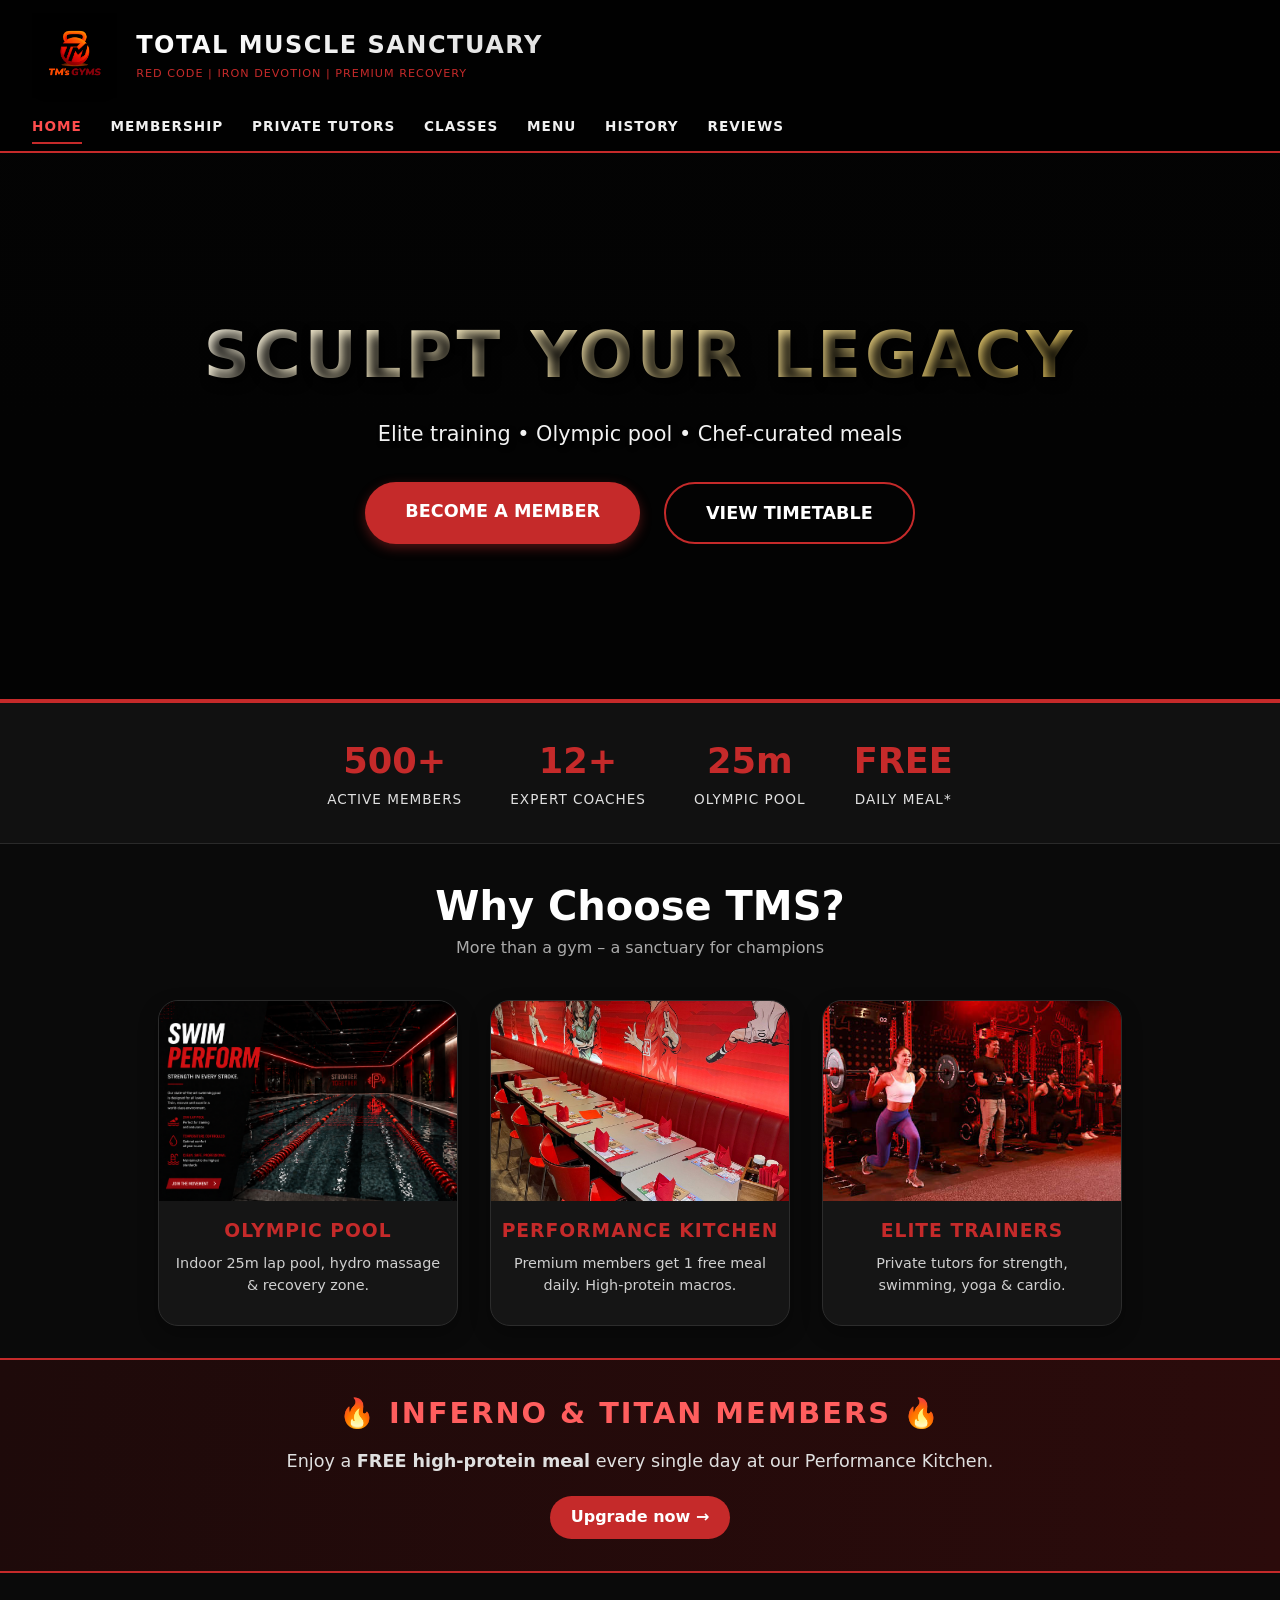
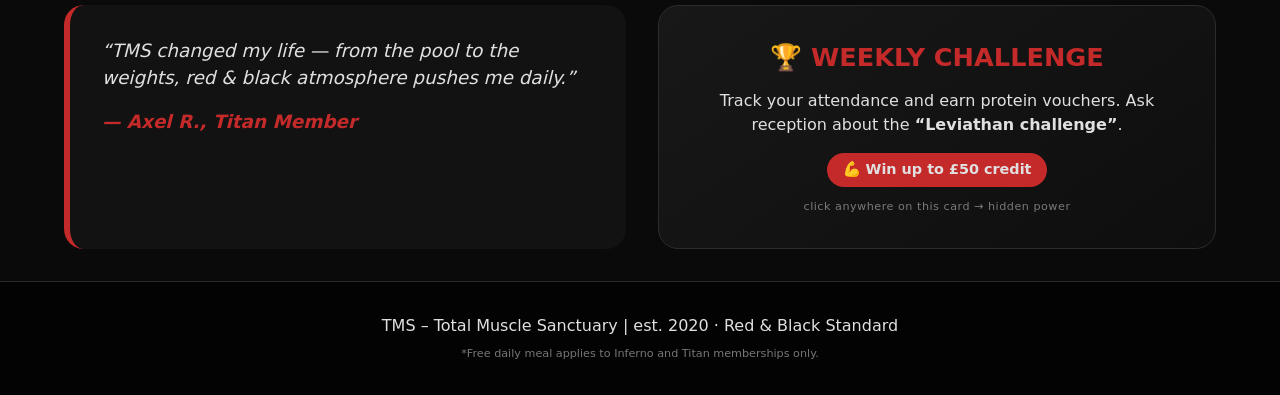
<file: Tms gym webite code/index.html>
<!DOCTYPE html>
<html lang="en">
<head>
  <meta charset="UTF-8">
  <meta name="viewport" content="width=device-width, initial-scale=1.0, user-scalable=yes">
  <title>TMS | Total Muscle Sanctuary – Premium Gym</title>
  <style>
    /* ===== RESET & GLOBAL ===== */
    * {
      margin: 0;
      padding: 0;
      box-sizing: border-box;
    }

    body {
      background: #0a0a0a;
      font-family: 'Poppins', 'Segoe UI', system-ui, -apple-system, 'Arial', sans-serif;
      color: #e0e0e0;
      line-height: 1.5;
    }

    @import url('https://fonts.googleapis.com/css2?family=Poppins:wght@400;500;600;700;800&display=swap');

    /* ===== HEADER & NAV ===== */
    header {
      background: #000000dd;
      backdrop-filter: blur(4px);
      border-bottom: 2px solid #c52a2a;
      position: sticky;
      top: 0;
      z-index: 100;
      padding: 0.8rem 2rem;
    }

    .header-flex {
      max-width: 1300px;
      margin: 0 auto;
      display: flex;
      align-items: center;
      justify-content: space-between;
      flex-wrap: wrap;
      gap: 1rem;
    }

    .logo-area {
      display: flex;
      align-items: center;
      gap: 1.2rem;
      flex-wrap: wrap;
    }

    /* BIGGER LOGO (enhanced) */
    .logo-image {
      height: 85px;
      width: auto;
      filter: drop-shadow(0 4px 8px rgba(0,0,0,0.6));
      transition: transform 0.2s ease;
    }

    .logo-image:hover {
      transform: scale(1.02);
    }

    .brand h1 {
      font-size: 1.5rem;
      font-weight: 700;
      letter-spacing: 1.5px;
      background: linear-gradient(135deg, #ffffff, #e0e0e0);
      -webkit-background-clip: text;
      background-clip: text;
      color: transparent;
      margin-bottom: 0.2rem;
    }

    .brand p {
      font-size: 0.7rem;
      letter-spacing: 1px;
      color: #c52a2a;
      font-weight: 500;
      text-transform: uppercase;
    }

    nav ul {
      display: flex;
      gap: 1.8rem;
      list-style: none;
      flex-wrap: wrap;
    }

    nav ul li a {
      text-decoration: none;
      color: #f0f0f0;
      font-weight: 600;
      font-size: 0.85rem;
      letter-spacing: 1px;
      transition: 0.2s;
      padding: 0.5rem 0;
      border-bottom: 2px solid transparent;
    }

    nav ul li a:hover, nav ul li a.active {
      border-bottom-color: #c52a2a;
      color: #ff4d4d;
    }

    /* ===== HERO SECTION WITH BACKGROUND IMAGE ===== */
    .hero-full {
      background: linear-gradient(rgba(0, 0, 0, 0.65), rgba(0, 0, 0, 0.75)), 
                  url('https://images.pexels.com/photos/841130/pexels-photo-841130.jpeg?auto=compress&cs=tinysrgb&w=1600') no-repeat center center/cover;
      background-size: cover;
      background-position: center 30%;
      min-height: 550px;
      display: flex;
      align-items: center;
      justify-content: center;
      text-align: center;
      border-bottom: 4px solid #c52a2a;
    }

    .hero-overlay {
      width: 100%;
      padding: 3rem 1rem;
    }

    .hero-content h2 {
      font-size: 4rem;
      font-weight: 800;
      letter-spacing: 4px;
      text-transform: uppercase;
      text-shadow: 4px 4px 12px black;
      background: linear-gradient(135deg, #fff, #d4af37);
      -webkit-background-clip: text;
      background-clip: text;
      color: transparent;
      margin-bottom: 1rem;
    }

    .hero-tagline {
      font-size: 1.3rem;
      font-weight: 500;
      margin-bottom: 2rem;
      text-shadow: 2px 2px 5px black;
      color: #f2f2f2;
    }

    .hero-buttons {
      display: flex;
      gap: 1.5rem;
      justify-content: center;
      flex-wrap: wrap;
    }

    .btn {
      padding: 0.9rem 2rem;
      font-weight: 700;
      text-decoration: none;
      border-radius: 40px;
      transition: 0.2s;
      display: inline-block;
      font-size: 1rem;
    }

    .btn-large {
      padding: 1rem 2.5rem;
      font-size: 1.1rem;
    }

    .btn {
      background: #c52a2a;
      color: white;
      border: none;
      box-shadow: 0 4px 12px rgba(197, 42, 42, 0.4);
    }

    .btn:hover {
      background: #a11f1f;
      transform: translateY(-3px);
      box-shadow: 0 8px 18px rgba(0,0,0,0.3);
    }

    .btn-outline {
      background: transparent;
      border: 2px solid #c52a2a;
      color: #ffffff;
      box-shadow: none;
    }

    .btn-outline:hover {
      background: #c52a2a;
      color: white;
      border-color: #c52a2a;
    }

    /* stats row */
    .stats-bar {
      background: #111111;
      display: flex;
      justify-content: center;
      flex-wrap: wrap;
      gap: 3rem;
      padding: 2rem 1rem;
      border-bottom: 1px solid #2a2a2a;
    }

    .stat {
      text-align: center;
    }

    .stat-number {
      display: block;
      font-size: 2.2rem;
      font-weight: 800;
      color: #c52a2a;
    }

    .stat-label {
      font-size: 0.85rem;
      text-transform: uppercase;
      letter-spacing: 1px;
    }

    /* container and grid */
    .container {
      max-width: 1200px;
      margin: 2rem auto;
      padding: 0 1.5rem;
    }

    .section-title {
      text-align: center;
      margin-bottom: 2.5rem;
    }

    .section-title h2 {
      font-size: 2.5rem;
      font-weight: 700;
      color: white;
    }

    .section-title p {
      color: #aaa;
      font-size: 1rem;
    }

    .features-grid {
      display: flex;
      flex-wrap: wrap;
      gap: 2rem;
      justify-content: center;
    }

    .feature-card {
      background: #151515;
      border-radius: 20px;
      overflow: hidden;
      text-align: center;
      padding-bottom: 1.8rem;
      transition: transform 0.2s, box-shadow 0.2s;
      width: 300px;
      border: 1px solid #2c2c2c;
      box-shadow: 0 8px 20px rgba(0,0,0,0.3);
    }

    .feature-card:hover {
      transform: translateY(-6px);
      border-color: #c52a2a;
      box-shadow: 0 12px 28px rgba(197,42,42,0.2);
    }

    .feature-card img {
      width: 100%;
      height: 200px;
      object-fit: cover;
      display: block;
    }

    .feature-card h3 {
      margin: 1rem 0 0.5rem;
      color: #c52a2a;
      font-weight: 700;
      letter-spacing: 1px;
    }

    .feature-card p {
      padding: 0 1rem;
      color: #cfcfcf;
      font-size: 0.9rem;
    }

    /* USP Banner */
    .usp-banner {
      background: linear-gradient(95deg, #1e0a0a, #2b0b0b);
      border-top: 2px solid #c52a2a;
      border-bottom: 2px solid #c52a2a;
      padding: 2rem 1rem;
      margin: 2rem 0;
      text-align: center;
    }

    .usp-content h3 {
      font-size: 1.8rem;
      font-weight: 800;
      letter-spacing: 2px;
      color: #ff5e5e;
    }

    .usp-content p {
      font-size: 1.1rem;
      margin: 0.8rem 0;
    }

    .btn-small {
      display: inline-block;
      background: #c52a2a;
      padding: 0.6rem 1.3rem;
      border-radius: 30px;
      text-decoration: none;
      color: white;
      font-weight: 600;
      margin-top: 0.5rem;
      transition: 0.2s;
    }

    .btn-small:hover {
      background: #9e1f1f;
    }

    /* two column layout */
    .two-col-layout {
      display: flex;
      flex-wrap: wrap;
      gap: 2rem;
      margin: 2rem auto;
      justify-content: center;
    }

    .testimonial {
      flex: 1;
      background: #121212;
      padding: 2rem;
      border-left: 6px solid #c52a2a;
      border-radius: 20px;
      font-style: italic;
      font-size: 1.15rem;
    }

    .testimonial span {
      display: block;
      margin-top: 1rem;
      font-weight: 600;
      color: #c52a2a;
    }

    .challenge-box {
      flex: 1;
      background: #121212;
      padding: 2rem;
      border-radius: 20px;
      text-align: center;
      background: linear-gradient(145deg, #181818, #0e0e0e);
      border: 1px solid #2c2c2c;
      cursor: pointer;
      transition: all 0.2s ease;
      position: relative;
    }

    .challenge-box:hover {
      border-color: #c52a2a;
      box-shadow: 0 0 12px rgba(197,42,42,0.3);
    }

    .challenge-box h3 {
      color: #c52a2a;
      margin-bottom: 0.8rem;
      font-size: 1.6rem;
    }

    .reward-badge {
      background: #c52a2a;
      display: inline-block;
      margin-top: 1rem;
      padding: 0.4rem 1rem;
      border-radius: 40px;
      font-weight: bold;
      font-size: 0.9rem;
    }

    /* EASTER EGG MODAL / TOAST */
    .easter-egg-toast {
      position: fixed;
      bottom: 30px;
      left: 50%;
      transform: translateX(-50%) scale(0.9);
      background: linear-gradient(135deg, #1f1f1f, #000000);
      border-left: 6px solid #ffd700;
      border-right: 6px solid #c52a2a;
      padding: 1rem 2rem;
      border-radius: 60px;
      display: flex;
      align-items: center;
      gap: 1rem;
      backdrop-filter: blur(12px);
      z-index: 1000;
      box-shadow: 0 10px 30px rgba(0,0,0,0.6);
      color: #ffefc0;
      font-weight: 600;
      font-size: 1rem;
      opacity: 0;
      transition: opacity 0.3s ease, transform 0.2s ease;
      pointer-events: none;
      font-family: monospace;
      letter-spacing: 0.5px;
    }

    .easter-egg-toast.show {
      opacity: 1;
      transform: translateX(-50%) scale(1);
      pointer-events: none;
    }

    .easter-egg-toast span {
      font-size: 1.7rem;
    }

    .easter-highlight {
      color: #ffd966;
      font-weight: 800;
      background: #2a0e0e;
      padding: 2px 8px;
      border-radius: 30px;
      margin-left: 6px;
    }

    /* secret clicked badge */
    .secret-unlocked {
      animation: pulse 0.5s ease;
    }

    @keyframes pulse {
      0% { transform: scale(1); text-shadow: 0 0 0px gold;}
      50% { transform: scale(1.02); text-shadow: 0 0 8px #ffaa33;}
      100% { transform: scale(1); text-shadow: 0 0 0px transparent;}
    }

    footer {
      background: #030303;
      text-align: center;
      padding: 2rem;
      margin-top: 2rem;
      border-top: 1px solid #2a2a2a;
    }

    footer .footer-small {
      font-size: 0.7rem;
      color: #777;
      margin-top: 0.5rem;
    }

    @media (max-width: 850px) {
      .header-flex {
        flex-direction: column;
        text-align: center;
      }
      .hero-content h2 {
        font-size: 2.4rem;
      }
      .hero-tagline {
        font-size: 1rem;
      }
      .logo-area {
        justify-content: center;
      }
    }

    @media (max-width: 550px) {
      nav ul {
        justify-content: center;
        gap: 1rem;
      }
      .features-grid {
        gap: 1rem;
      }
      .stat-number {
        font-size: 1.6rem;
      }
      .hero-full {
        min-height: 450px;
      }
    }
  </style>
</head>
<body>
<header>
  <div class="header-flex">
    <div class="logo-area">
      <!-- Logo now significantly BIGGER -->
      <img class="logo-image" src="tmsgymlogo-darkbackground.png" alt="TMS Logo" 
           onerror="this.onerror=null; this.src='https://placehold.co/600x300/1a1a1a/red?text=TMS+LOGO';">
      <div class="brand">
        <h1>TOTAL MUSCLE SANCTUARY</h1>
        <p>red code | iron devotion | premium recovery</p>
      </div>
    </div>
    <nav>
      <ul>
        <li><a href="index.html" class="active">HOME</a></li>
        <li><a href="membership.html">MEMBERSHIP</a></li>
        <li><a href="tutors.html">PRIVATE TUTORS</a></li>
        <li><a href="classes.html">CLASSES</a></li>
        <li><a href="food.html">MENU</a></li>
        <li><a href="history.html">HISTORY</a></li>
        <li><a href="reviews.html">REVIEWS</a></li>
      </ul>
    </nav>
  </div>
</header>

<main>
  <!-- Hero Section with background image -->
  <section class="hero-full">
    <div class="hero-overlay">
      <div class="hero-content">
        <h2>SCULPT YOUR LEGACY</h2>
        <p class="hero-tagline">Elite training • Olympic pool • Chef‑curated meals</p>
        <div class="hero-buttons">
          <a href="membership.html" class="btn btn-large">BECOME A MEMBER</a>
          <a href="classes.html" class="btn btn-outline btn-large">VIEW TIMETABLE</a>
        </div>
      </div>
    </div>
  </section>

  <!-- Stats / Quick Facts -->
  <div class="stats-bar">
    <div class="stat">
      <span class="stat-number">500+</span>
      <span class="stat-label">Active Members</span>
    </div>
    <div class="stat">
      <span class="stat-number">12+</span>
      <span class="stat-label">Expert Coaches</span>
    </div>
    <div class="stat">
      <span class="stat-number">25m</span>
      <span class="stat-label">Olympic Pool</span>
    </div>
    <div class="stat">
      <span class="stat-number">FREE</span>
      <span class="stat-label">Daily Meal*</span>
    </div>
  </div>

  <!-- Features Grid -->
  <div class="container">
    <div class="section-title">
      <h2>Why Choose TMS?</h2>
      <p>More than a gym – a sanctuary for champions</p>
    </div>
    <div class="features-grid">
      <div class="feature-card">
        <img src="swimmingpool.png" alt="Olympic pool" 
             onerror="this.src='https://placehold.co/600x400/333/red?text=Pool+Area'">
        <h3>OLYMPIC POOL</h3>
        <p>Indoor 25m lap pool, hydro massage & recovery zone.</p>
      </div>
      <div class="feature-card">
        <img src="canteen.jpg" alt="Performance kitchen"
             onerror="this.src='https://placehold.co/600x400/333/red?text=Kitchen'">
        <h3>PERFORMANCE KITCHEN</h3>
        <p>Premium members get 1 free meal daily. High‑protein macros.</p>
      </div>
      <div class="feature-card">
        <img src="elitetrainers.png" alt="Elite trainers"
             onerror="this.src='https://placehold.co/600x400/333/red?text=Elite+Trainers'">
        <h3>ELITE TRAINERS</h3>
        <p>Private tutors for strength, swimming, yoga & cardio.</p>
      </div>
    </div>
  </div>

  <!-- USP Banner (Free Meal Highlight) -->
  <div class="usp-banner">
    <div class="usp-content">
      <h3>🔥 INFERNO & TITAN MEMBERS 🔥</h3>
      <p>Enjoy a <strong>FREE high‑protein meal</strong> every single day at our Performance Kitchen.</p>
      <a href="membership.html" class="btn-small">Upgrade now →</a>
    </div>
  </div>

  <!-- Testimonial + Weekly Challenge (CHALLENGE BOX is now an EASTER EGG TRIGGER) -->
  <div class="container two-col-layout">
    <div class="testimonial">
      <p>“TMS changed my life — from the pool to the weights, red & black atmosphere pushes me daily.”</p>
      <span>— Axel R., Titan Member</span>
    </div>
    <!-- EASTER EGG ZONE: Click the challenge box to unlock 50% OFF first month -->
    <div class="challenge-box" id="easterEggZone">
      <h3>🏆 WEEKLY CHALLENGE</h3>
      <p>Track your attendance and earn protein vouchers. Ask reception about the <strong>“Leviathan challenge”</strong>.</p>
      <div class="reward-badge">💪 Win up to £50 credit</div>
      <!-- subtle hint (whisper easter egg vibe) -->
      <div style="font-size: 0.7rem; margin-top: 12px; opacity: 0.5; letter-spacing: 0.5px;">click anywhere on this card → hidden power</div>
    </div>
  </div>
</main>

<footer>
  <p>TMS – Total Muscle Sanctuary | est. 2020 · Red & Black Standard</p>
  <p class="footer-small">*Free daily meal applies to Inferno and Titan memberships only.</p>
</footer>

<!-- Easter Egg Toast Notification Element -->
<div id="easterToast" class="easter-egg-toast">
  <span>⚡</span>
  <div>
    🎁 <strong>SECRET UNLOCKED!</strong> 🎁<br>
    Your first month <span style="color:#ffaa44;">50% OFF</span> — use code: <strong class="easter-highlight">TMS-REDEMPTION</strong> at checkout!
  </div>
</div>

<script>
  (function() {
    // EASTER EGG: Click on the "Weekly Challenge" box (easterEggZone) triggers a one-time 50% off reveal.
    // It shows a stylish toast message and stores flag so it won't spam, but you can click multiple times but effect already shown.
    let eggUnlocked = false;
    const eggZone = document.getElementById('easterEggZone');
    const toastEl = document.getElementById('easterToast');
    
    // function to show toast with nice animation
    function showEasterEggReward() {
      if (eggUnlocked) {
        // If already unlocked, we still show a small reminder but not annoying - but we can show a different subtle toast?
        // To keep it friendly, just show a little flash but not override? We'll do a second reminder but don't duplicate huge.
        // But per request: "if you click that part you get your first month 50 percent off" — we give the discount code.
        // Even after multiple clicks, we just remind the user about the offer (without being intrusive).
        const existingReminder = document.querySelector('.reminder-toast');
        if(!existingReminder) {
          const reminder = document.createElement('div');
          reminder.className = 'easter-egg-toast show';
          reminder.style.bottom = '90px';
          reminder.innerHTML = '<span>🔁</span><div>🔥 Code still active: <strong class="easter-highlight">TMS-REDEMPTION</strong> for 50% OFF first month! 🔥</div>';
          document.body.appendChild(reminder);
          setTimeout(() => {
            reminder.classList.remove('show');
            setTimeout(() => reminder.remove(), 500);
          }, 2800);
        }
        return;
      }
      
      // First time unlock
      eggUnlocked = true;
      
      // add a cool pulse animation on the challenge box to celebrate
      eggZone.classList.add('secret-unlocked');
      setTimeout(() => {
        eggZone.classList.remove('secret-unlocked');
      }, 600);
      
      // Show the fancy toast
      toastEl.classList.add('show');
      
      // Additionally we can simulate discount code copied to clipboard? not necessary but adds fun.
      // Also trigger a tiny confetti effect? subtle: just show fancy style.
      
      // auto-hide toast after 5 seconds
      setTimeout(() => {
        toastEl.classList.remove('show');
      }, 5000);
      
      // Optional: store in localStorage so if page reloads, the easter egg effect persists?
      // but we want people to still get the code? I'll store that they already triggered, but code still works.
      // But we don't want to lose chance — but they can still use the code even if reloaded, since we set localStorage and the toast shows again?
      // Better: save flag so that on page reload, if previously unlocked, we can show a small passive note?
      // Actually nice UX: if user reloads page, they still see a little reminder on the same box? Let's implement localStorage friendly.
      localStorage.setItem('tms_egg_unlocked', 'true');
      
      // Also change the badge inside challenge box (extra flavor)
      const rewardDiv = eggZone.querySelector('.reward-badge');
      if(rewardDiv && !rewardDiv.innerHTML.includes('50% OFF')) {
        const originalHTML = rewardDiv.innerHTML;
        rewardDiv.innerHTML = '🎉 50% OFF FIRST MONTH ACTIVE 🎉';
        rewardDiv.style.background = '#d4af37';
        rewardDiv.style.color = '#1f1f1f';
        rewardDiv.style.fontWeight = 'bold';
        // Reset after 8 sec? maybe keep as easter egg signature, but not permanent reset? we want positive sign.
        setTimeout(() => {
          if(rewardDiv.innerHTML.includes('50% OFF FIRST MONTH ACTIVE')) {
            rewardDiv.innerHTML = originalHTML;
            rewardDiv.style.background = '#c52a2a';
            rewardDiv.style.color = '';
          }
        }, 7000);
      }
    }
    
    // If there's a previously unlocked easter egg from a prior session, we show a subtle banner when page loads reminding the user of the offer
    // but without spoiling the click? It's a friendly reminder but still works. Actually we want them to still have the code on revisit.
    // But the easter egg click is the main discoverable. However for loyalty: if they had unlocked before, we show a small passive message on the card.
    function checkPreviousUnlock() {
      const prev = localStorage.getItem('tms_egg_unlocked');
      if(prev === 'true') {
        // user already discovered the easter egg before. We'll add a gentle reminder on the challenge card that the discount code still applies.
        const existingFlag = document.getElementById('permReminder');
        if(!existingFlag && eggZone) {
          const permHint = document.createElement('div');
          permHint.id = 'permReminder';
          permHint.style.marginTop = '8px';
          permHint.style.fontSize = '0.7rem';
          permHint.style.color = '#ffaa66';
          permHint.style.background = '#2a1a1a';
          permHint.style.padding = '4px 8px';
          permHint.style.borderRadius = '40px';
          permHint.style.display = 'inline-block';
          permHint.innerHTML = '✨ Code TMS-REDEMPTION (50% off) still available ✨';
          eggZone.appendChild(permHint);
          // mark flag that we already added reminder
          localStorage.setItem('reminder_shown', 'true');
        }
        eggUnlocked = true; // so future clicks don't double fire big toast but they get a reminder.
      }
    }
    
    if(eggZone) {
      eggZone.addEventListener('click', (e) => {
        e.stopPropagation();
        showEasterEggReward();
      });
    }
    
    checkPreviousUnlock();
    
    // If toast element exists and user clicks away nothing else needed.
    // Also add a small effect to the logo? just for joy — not needed.
    // Add optional secondary fun: double clicking the logo area triggers a console message (just for fun)
    const logoImg = document.querySelector('.logo-image');
    if(logoImg) {
      let clickCount = 0;
      logoImg.addEventListener('dblclick', () => {
        console.log('%c🔥 TMS SECRET: TMS-REDEMPTION = 50%% off first month 🔥', 'color: #ffaa44; font-size: 14px; font-weight: bold;');
        // minor easter egg console output only.
      });
    }
  })();
</script>
</body>
</html>
</file>
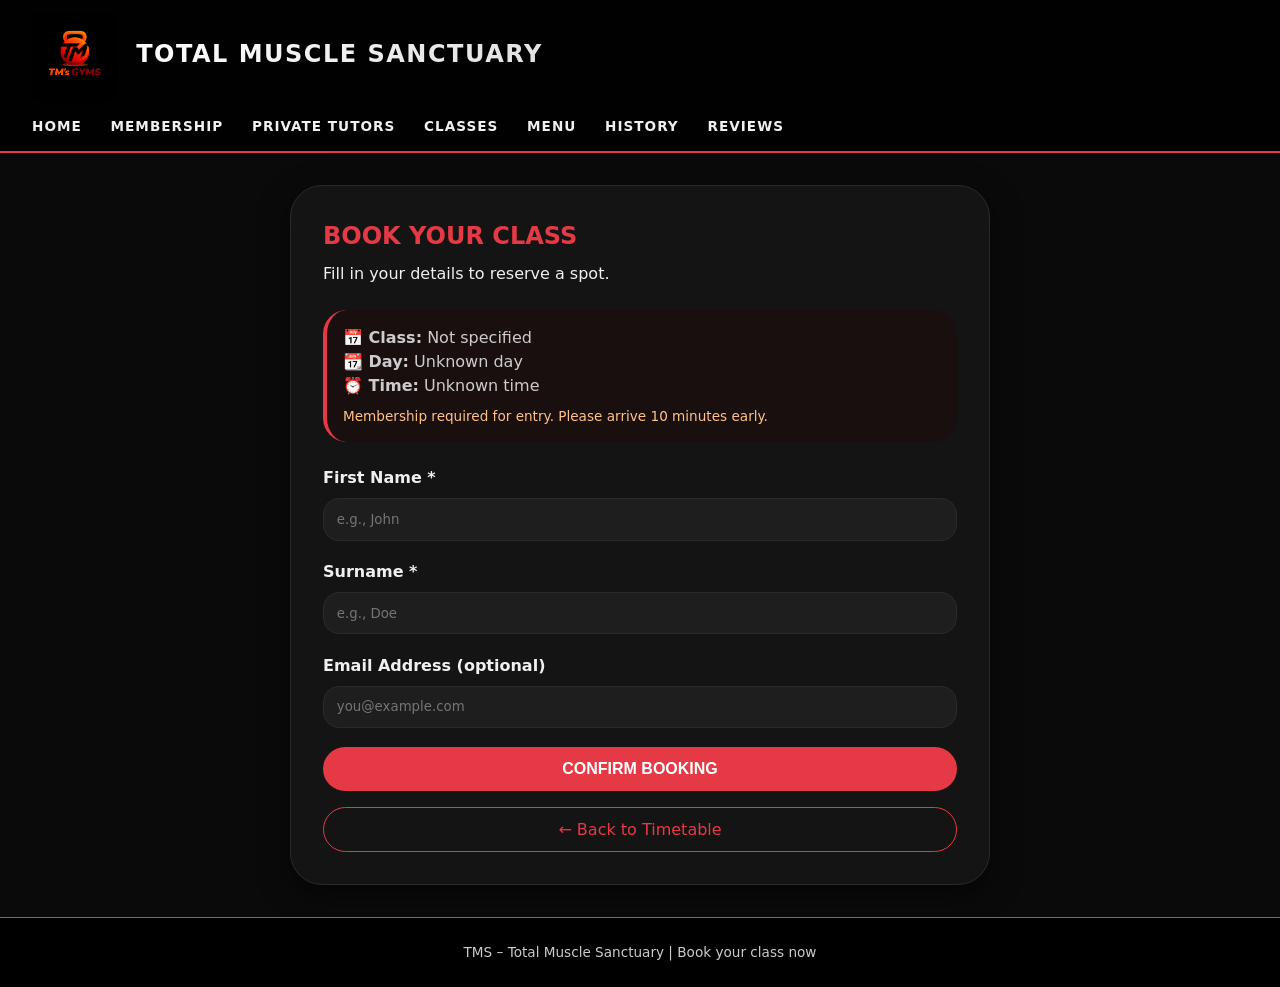
<file: Tms gym webite code/booking.html>
<!-- FILE: booking.html (booking page with name and surname) -->
<!DOCTYPE html>
<html lang="en">
<head>
  <meta charset="UTF-8">
  <meta name="viewport" content="width=device-width, initial-scale=1.0">
  <title>TMS | Book Your Class</title>
  
</head>
<body>
<header>
  <div class="header-flex">
    <div class="logo-area">
      <img class="logo-image" src="tmsgymlogo-darkbackground.png" alt="TMS Logo">
      <div class="brand">
        <h1>TOTAL MUSCLE SANCTUARY</h1>
      </div>
    </div>
    <nav>
      <ul>
        <li><a href="index.html">HOME</a></li>
        <li><a href="membership.html">MEMBERSHIP</a></li>
        <li><a href="tutors.html">PRIVATE TUTORS</a></li>
        <li><a href="classes.html">CLASSES</a></li>
        <li><a href="food.html">MENU</a></li>
        <li><a href="history.html">HISTORY</a></li>
        <li><a href="reviews.html">REVIEWS</a></li>
      </ul>
    </nav>
  </div>
</header>
<link rel="stylesheet" href="style.css">
<main class="container">
  <div class="booking-card">
    <h2 style="color: var(--primary-red); margin-bottom: 0.5rem;">BOOK YOUR CLASS</h2>
    <p>Fill in your details to reserve a spot.</p>

    <div class="class-details" id="classDetails">
      <!-- Class info will be injected here from URL parameters -->
      <p>Loading class information...</p>
    </div>

    <form id="bookingForm">
      <div class="form-group">
        <label>First Name *</label>
        <input type="text" id="firstName" required placeholder="e.g., John">
      </div>
      <div class="form-group">
        <label>Surname *</label>
        <input type="text" id="surname" required placeholder="e.g., Doe">
      </div>
      <div class="form-group">
        <label>Email Address (optional)</label>
        <input type="email" id="email" placeholder="you@example.com">
      </div>
      <button type="submit" class="btn-submit">CONFIRM BOOKING</button>
      <a href="classes.html" class="btn-back" style="display: block; text-align: center;">← Back to Timetable</a>
    </form>
  </div>
</main>

<footer>
  <p>TMS – Total Muscle Sanctuary | Book your class now</p>
</footer>

<script>
  // Get URL parameters
  const urlParams = new URLSearchParams(window.location.search);
  const className = urlParams.get('class') || 'Not specified';
  const day = urlParams.get('day') || 'Unknown day';
  const time = urlParams.get('time') || 'Unknown time';

  // Display class details
  const detailsDiv = document.getElementById('classDetails');
  detailsDiv.innerHTML = `
    <p><strong>📅 Class:</strong> ${decodeURIComponent(className)}</p>
    <p><strong>📆 Day:</strong> ${decodeURIComponent(day)}</p>
    <p><strong>⏰ Time:</strong> ${decodeURIComponent(time)}</p>
    <p style="margin-top: 0.5rem; font-size: 0.85rem; color: #ffc285;">Membership required for entry. Please arrive 10 minutes early.</p>
  `;

  // Handle form submission
  document.getElementById('bookingForm').addEventListener('submit', function(e) {
    e.preventDefault();
    const firstName = document.getElementById('firstName').value.trim();
    const surname = document.getElementById('surname').value.trim();
    const email = document.getElementById('email').value.trim();

    if (!firstName || !surname) {
      alert('Please enter both first name and surname.');
      return;
    }

    // Simulate booking confirmation
    const fullName = firstName + ' ' + surname;
    alert(`✅ Booking confirmed for ${fullName}!\n\nClass: ${decodeURIComponent(className)}\nDay: ${decodeURIComponent(day)}\nTime: ${decodeURIComponent(time)}\n\nA confirmation has been sent to ${email || 'your provided email (if any)'}. See you at TMS!`);

    // Optional: redirect back to classes page after a short delay
    window.location.href = 'classes.html';
  });
</script>
</body>
</html>
</file>
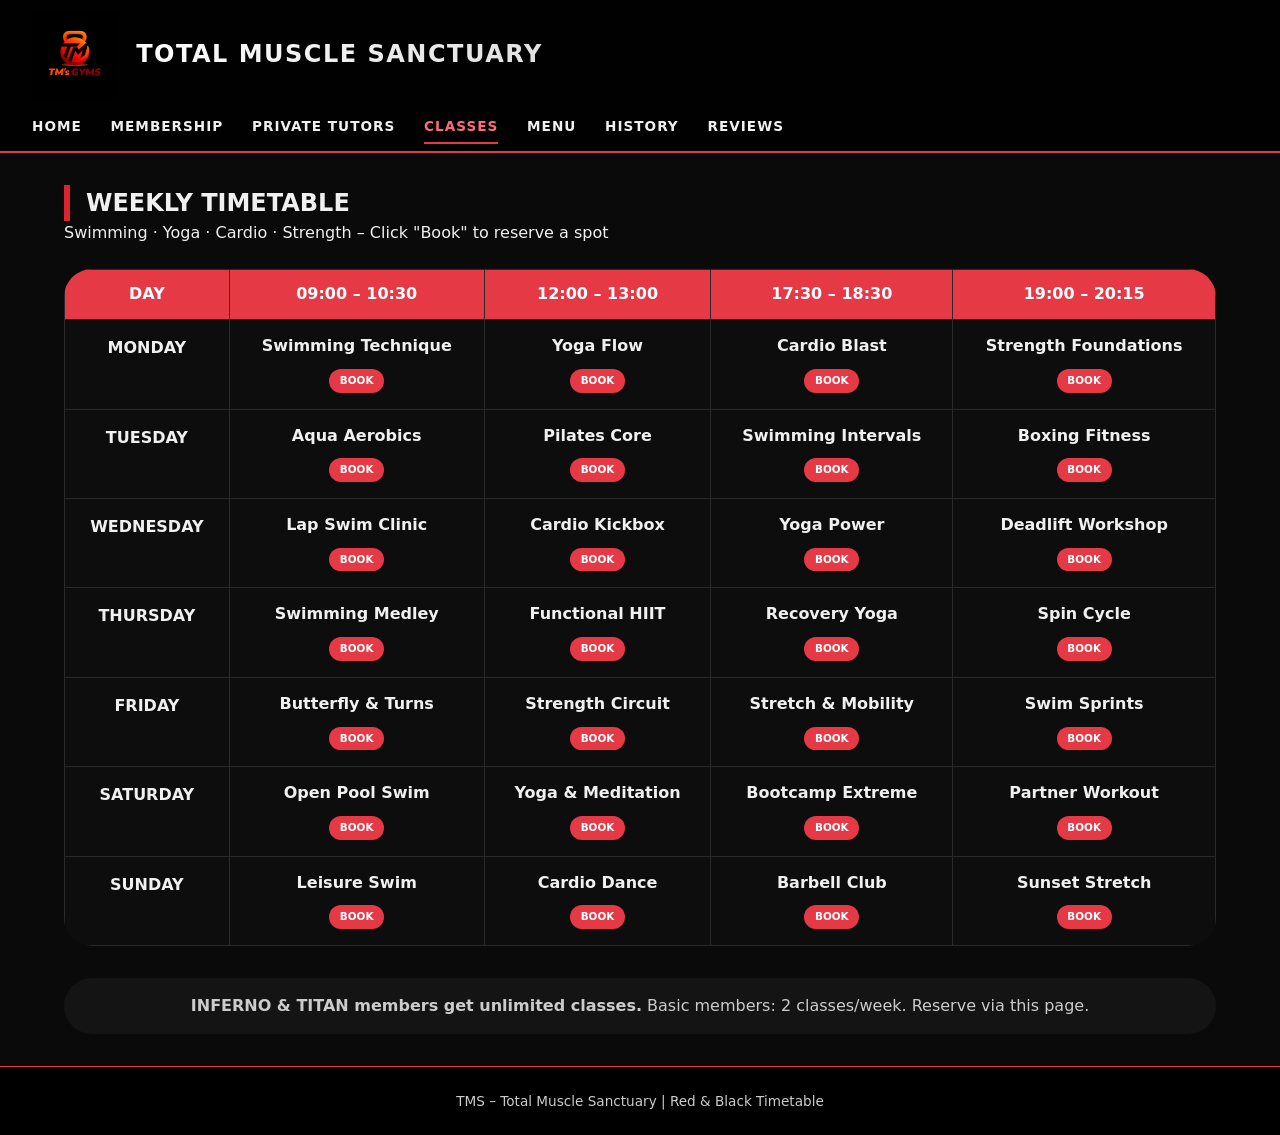
<file: Tms gym webite code/classes.html>
<!-- FILE: classes.html (uses external style.css - no inline styles) -->
<!DOCTYPE html>
<html lang="en">
<head>
  <meta charset="UTF-8">
  <meta name="viewport" content="width=device-width, initial-scale=1.0">
  <title>TMS | Class Timetable</title>
  <link rel="stylesheet" href="style.css">
</head>
<body>
<header>
  <div class="header-flex">
    <div class="logo-area">
      <img class="logo-image" src="tmsgymlogo-darkbackground.png" alt="TMS Logo">
      <div class="brand">
        <h1>TOTAL MUSCLE SANCTUARY</h1>
      </div>
    </div>
    <nav>
      <ul>
        <li><a href="index.html">HOME</a></li>
        <li><a href="membership.html">MEMBERSHIP</a></li>
        <li><a href="tutors.html">PRIVATE TUTORS</a></li>
        <li><a href="classes.html" class="active">CLASSES</a></li>
        <li><a href="food.html">MENU</a></li>
        <li><a href="history.html">HISTORY</a></li>
        <li><a href="reviews.html">REVIEWS</a></li>
      </ul>
    </nav>
  </div>
</header>
<main class="container">
  <h2 style="border-left: 6px solid #d9262c; padding-left: 1rem;">WEEKLY TIMETABLE</h2>
  <p style="margin-bottom: 1rem;">Swimming · Yoga · Cardio · Strength – Click "Book" to reserve a spot</p>
  <table class="timetable">
    <thead>
      <tr><th>DAY</th><th>09:00 – 10:30</th><th>12:00 – 13:00</th><th>17:30 – 18:30</th><th>19:00 – 20:15</th></tr></thead>
    <tbody>
      <tr><td><strong>MONDAY</strong></td>
        <td><div class="class-cell"><span class="class-name">Swimming Technique</span><a href="booking.html?class=Swimming+Technique&day=Monday&time=09:00" class="btn-class">BOOK</a></div></td>
        <td><div class="class-cell"><span class="class-name">Yoga Flow</span><a href="booking.html?class=Yoga+Flow&day=Monday&time=12:00" class="btn-class">BOOK</a></div></td>
        <td><div class="class-cell"><span class="class-name">Cardio Blast</span><a href="booking.html?class=Cardio+Blast&day=Monday&time=17:30" class="btn-class">BOOK</a></div></td>
        <td><div class="class-cell"><span class="class-name">Strength Foundations</span><a href="booking.html?class=Strength+Foundations&day=Monday&time=19:00" class="btn-class">BOOK</a></div></td>
      </tr>
      <tr><td><strong>TUESDAY</strong></td>
        <td><div class="class-cell"><span class="class-name">Aqua Aerobics</span><a href="booking.html?class=Aqua+Aerobics&day=Tuesday&time=09:00" class="btn-class">BOOK</a></div></td>
        <td><div class="class-cell"><span class="class-name">Pilates Core</span><a href="booking.html?class=Pilates+Core&day=Tuesday&time=12:00" class="btn-class">BOOK</a></div></td>
        <td><div class="class-cell"><span class="class-name">Swimming Intervals</span><a href="booking.html?class=Swimming+Intervals&day=Tuesday&time=17:30" class="btn-class">BOOK</a></div></td>
        <td><div class="class-cell"><span class="class-name">Boxing Fitness</span><a href="booking.html?class=Boxing+Fitness&day=Tuesday&time=19:00" class="btn-class">BOOK</a></div></td>
      </tr>
      <tr><td><strong>WEDNESDAY</strong></td>
        <td><div class="class-cell"><span class="class-name">Lap Swim Clinic</span><a href="booking.html?class=Lap+Swim+Clinic&day=Wednesday&time=09:00" class="btn-class">BOOK</a></div></td>
        <td><div class="class-cell"><span class="class-name">Cardio Kickbox</span><a href="booking.html?class=Cardio+Kickbox&day=Wednesday&time=12:00" class="btn-class">BOOK</a></div></td>
        <td><div class="class-cell"><span class="class-name">Yoga Power</span><a href="booking.html?class=Yoga+Power&day=Wednesday&time=17:30" class="btn-class">BOOK</a></div></td>
        <td><div class="class-cell"><span class="class-name">Deadlift Workshop</span><a href="booking.html?class=Deadlift+Workshop&day=Wednesday&time=19:00" class="btn-class">BOOK</a></div></td>
      </tr>
      <tr><td><strong>THURSDAY</strong></td>
        <td><div class="class-cell"><span class="class-name">Swimming Medley</span><a href="booking.html?class=Swimming+Medley&day=Thursday&time=09:00" class="btn-class">BOOK</a></div></td>
        <td><div class="class-cell"><span class="class-name">Functional HIIT</span><a href="booking.html?class=Functional+HIIT&day=Thursday&time=12:00" class="btn-class">BOOK</a></div></td>
        <td><div class="class-cell"><span class="class-name">Recovery Yoga</span><a href="booking.html?class=Recovery+Yoga&day=Thursday&time=17:30" class="btn-class">BOOK</a></div></td>
        <td><div class="class-cell"><span class="class-name">Spin Cycle</span><a href="booking.html?class=Spin+Cycle&day=Thursday&time=19:00" class="btn-class">BOOK</a></div></td>
      </tr>
      <tr><td><strong>FRIDAY</strong></td>
        <td><div class="class-cell"><span class="class-name">Butterfly & Turns</span><a href="booking.html?class=Butterfly+%26+Turns&day=Friday&time=09:00" class="btn-class">BOOK</a></div></td>
        <td><div class="class-cell"><span class="class-name">Strength Circuit</span><a href="booking.html?class=Strength+Circuit&day=Friday&time=12:00" class="btn-class">BOOK</a></div></td>
        <td><div class="class-cell"><span class="class-name">Stretch & Mobility</span><a href="booking.html?class=Stretch+%26+Mobility&day=Friday&time=17:30" class="btn-class">BOOK</a></div></td>
        <td><div class="class-cell"><span class="class-name">Swim Sprints</span><a href="booking.html?class=Swim+Sprints&day=Friday&time=19:00" class="btn-class">BOOK</a></div></td>
      </tr>
      <tr><td><strong>SATURDAY</strong></td>
        <td><div class="class-cell"><span class="class-name">Open Pool Swim</span><a href="booking.html?class=Open+Pool+Swim&day=Saturday&time=09:00" class="btn-class">BOOK</a></div></td>
        <td><div class="class-cell"><span class="class-name">Yoga & Meditation</span><a href="booking.html?class=Yoga+%26+Meditation&day=Saturday&time=12:00" class="btn-class">BOOK</a></div></td>
        <td><div class="class-cell"><span class="class-name">Bootcamp Extreme</span><a href="booking.html?class=Bootcamp+Extreme&day=Saturday&time=17:30" class="btn-class">BOOK</a></div></td>
        <td><div class="class-cell"><span class="class-name">Partner Workout</span><a href="booking.html?class=Partner+Workout&day=Saturday&time=19:00" class="btn-class">BOOK</a></div></td>
      </tr>
      <tr><td><strong>SUNDAY</strong></td>
        <td><div class="class-cell"><span class="class-name">Leisure Swim</span><a href="booking.html?class=Leisure+Swim&day=Sunday&time=09:00" class="btn-class">BOOK</a></div></td>
        <td><div class="class-cell"><span class="class-name">Cardio Dance</span><a href="booking.html?class=Cardio+Dance&day=Sunday&time=12:00" class="btn-class">BOOK</a></div></td>
        <td><div class="class-cell"><span class="class-name">Barbell Club</span><a href="booking.html?class=Barbell+Club&day=Sunday&time=17:30" class="btn-class">BOOK</a></div></td>
        <td><div class="class-cell"><span class="class-name">Sunset Stretch</span><a href="booking.html?class=Sunset+Stretch&day=Sunday&time=19:00" class="btn-class">BOOK</a></div></td>
      </tr>
    </tbody>
  </table>
  <div class="extra-note">
    <strong> INFERNO & TITAN members get unlimited classes.</strong> Basic members: 2 classes/week. Reserve via this page.
  </div>
</main>
<footer>
  <p>TMS – Total Muscle Sanctuary | Red & Black Timetable</p>
</footer>
</body>
</html>
</file>
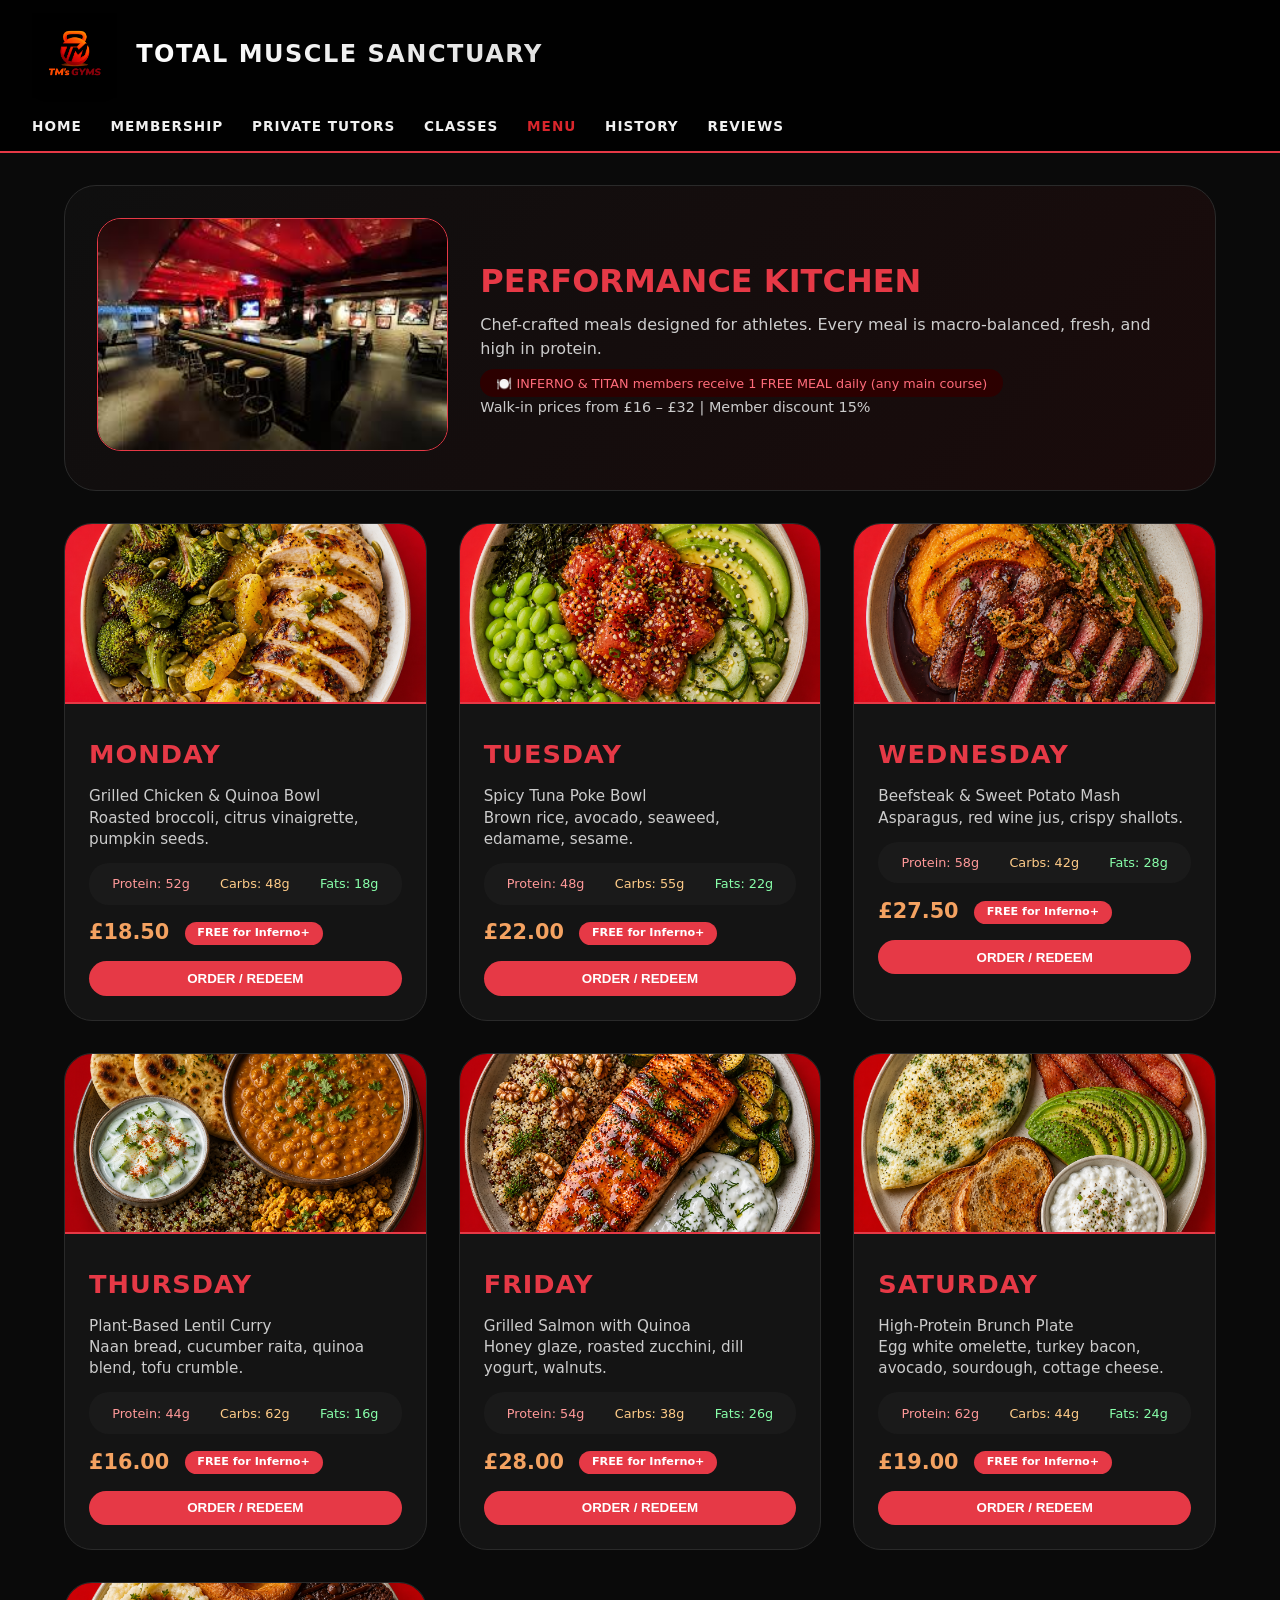
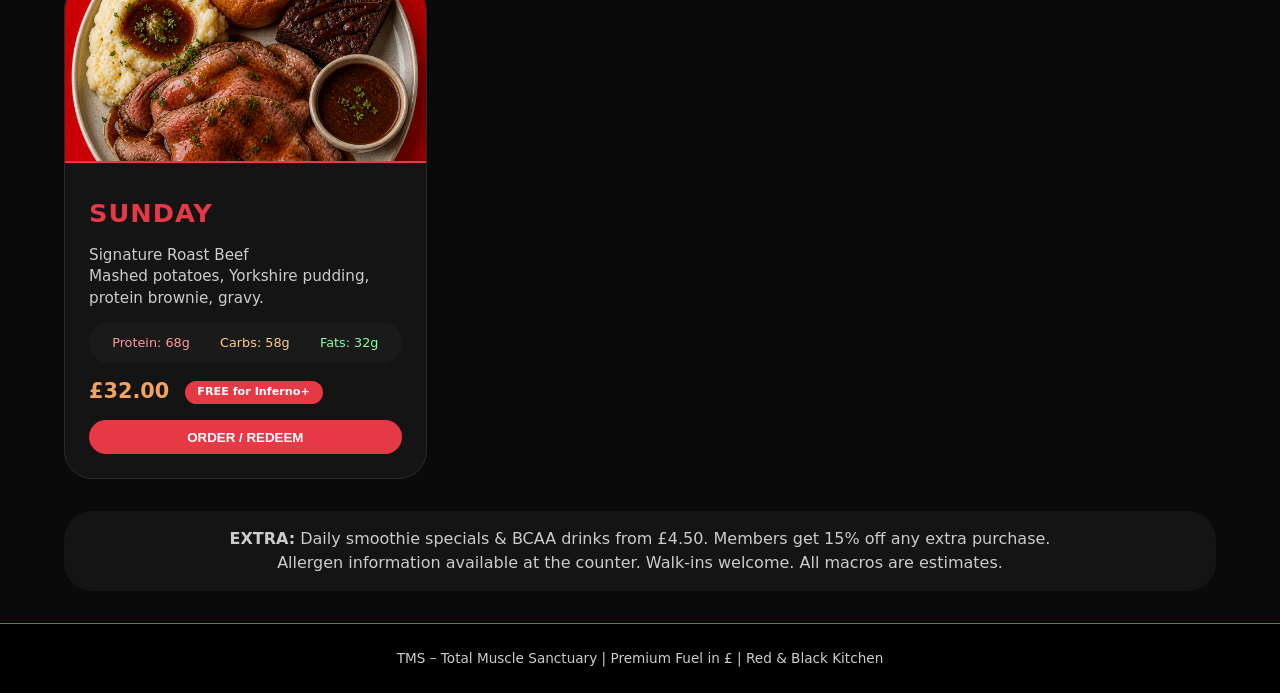
<file: Tms gym webite code/food.html>
<!-- FILE: food.html (with macros - high protein) -->
<!DOCTYPE html>
<html lang="en">
<head>
  <meta charset="UTF-8">
  <meta name="viewport" content="width=device-width, initial-scale=1.0">
  <title>TMS | Daily Menu – Premium Fuel with Macros</title>
  
</head>
<body>
<header>
  <div class="header-flex">
    <div class="logo-area">
      <img class="logo-image" src="tmsgymlogo-darkbackground.png" alt="TMS Logo">
      <div class="brand">
        <h1>TOTAL MUSCLE SANCTUARY</h1>
      </div>
    </div>
    <nav>
      <ul>
        <li><a href="index.html">HOME</a></li>
        <li><a href="membership.html">MEMBERSHIP</a></li>
        <li><a href="tutors.html">PRIVATE TUTORS</a></li>
        <li><a href="classes.html">CLASSES</a></li>
        <li><a href="food.html" style="color:#d9262c;">MENU</a></li>
        <li><a href="history.html">HISTORY</a></li>
        <li><a href="reviews.html">REVIEWS</a></li>
      </ul>
    </nav>
  </div>
</header>
<link rel="stylesheet" href="style.css">
<main class="container">
  <div class="menu-hero">
    <div class="hero-image">
      <img src="canteen.2.jpg" alt="TMS Cafeteria">
    </div>
    <div class="hero-text">
      <h2>PERFORMANCE KITCHEN</h2>
      <p>Chef-crafted meals designed for athletes. Every meal is macro-balanced, fresh, and high in protein.</p>
      <div class="free-meal-badge">
        🍽️ INFERNO & TITAN members receive 1 FREE MEAL daily (any main course)
      </div>
      <p style="font-size:0.9rem;">Walk-in prices from £16 – £32 | Member discount 15%</p>
    </div>
  </div>

  <div class="menu-week">
    <!-- MONDAY -->
    <div class="menu-card">
      <img class="menu-img" src="monday.png" alt="Monday meal">
      <div class="menu-content">
        <div class="menu-day">MONDAY</div>
        <div class="menu-desc">Grilled Chicken & Quinoa Bowl<br>Roasted broccoli, citrus vinaigrette, pumpkin seeds.</div>
        <div class="macros"><span class="protein"> Protein: 52g</span> <span class="carbs"> Carbs: 48g</span> <span class="fats"> Fats: 18g</span></div>
        <div class="price-tag">£18.50 <span class="free-stamp">FREE for Inferno+</span></div>
        <button class="btn-order" onclick="alert('Monday special: Grilled Chicken Bowl. Show membership card for free meal.')">ORDER / REDEEM</button>
      </div>
    </div>
    <!-- TUESDAY -->
    <div class="menu-card">
      <img class="menu-img" src="tuesday.png" alt="Tuesday meal">
      <div class="menu-content">
        <div class="menu-day">TUESDAY</div>
        <div class="menu-desc">Spicy Tuna Poke Bowl<br>Brown rice, avocado, seaweed, edamame, sesame.</div>
        <div class="macros"><span class="protein"> Protein: 48g</span> <span class="carbs"> Carbs: 55g</span> <span class="fats"> Fats: 22g</span></div>
        <div class="price-tag">£22.00 <span class="free-stamp">FREE for Inferno+</span></div>
        <button class="btn-order" onclick="alert('Tuna Poke – Tuesday exclusive.')">ORDER / REDEEM</button>
      </div>
    </div>
    <!-- WEDNESDAY -->
    <div class="menu-card">
      <img class="menu-img" src="wednesday .png" alt="Wednesday meal">
      <div class="menu-content">
        <div class="menu-day">WEDNESDAY</div>
        <div class="menu-desc">Beefsteak & Sweet Potato Mash<br>Asparagus, red wine jus, crispy shallots.</div>
        <div class="macros"><span class="protein"> Protein: 58g</span> <span class="carbs"> Carbs: 42g</span> <span class="fats"> Fats: 28g</span></div>
        <div class="price-tag">£27.50 <span class="free-stamp">FREE for Inferno+</span></div>
        <button class="btn-order" onclick="alert('Premium beefsteak – Wednesday only.')">ORDER / REDEEM</button>
      </div>
    </div>
    <!-- THURSDAY -->
    <div class="menu-card">
      <img class="menu-img" src="thursday.png" alt="Thursday meal">
      <div class="menu-content">
        <div class="menu-day">THURSDAY</div>
        <div class="menu-desc">Plant-Based Lentil Curry<br>Naan bread, cucumber raita, quinoa blend, tofu crumble.</div>
        <div class="macros"><span class="protein"> Protein: 44g</span> <span class="carbs"> Carbs: 62g</span> <span class="fats"> Fats: 16g</span></div>
        <div class="price-tag">£16.00 <span class="free-stamp">FREE for Inferno+</span></div>
        <button class="btn-order" onclick="alert('Vegan lentil curry – high protein plant-based.')">ORDER / REDEEM</button>
      </div>
    </div>
    <!-- FRIDAY -->
    <div class="menu-card">
      <img class="menu-img" src="friday.png" alt="Friday meal">
      <div class="menu-content">
        <div class="menu-day">FRIDAY</div>
        <div class="menu-desc">Grilled Salmon with Quinoa<br>Honey glaze, roasted zucchini, dill yogurt, walnuts.</div>
        <div class="macros"><span class="protein"> Protein: 54g</span> <span class="carbs"> Carbs: 38g</span> <span class="fats"> Fats: 26g</span></div>
        <div class="price-tag">£28.00 <span class="free-stamp">FREE for Inferno+</span></div>
        <button class="btn-order" onclick="alert('Omega-3 rich salmon – Friday favourite.')">ORDER / REDEEM</button>
      </div>
    </div>
    <!-- SATURDAY -->
    <div class="menu-card">
      <img class="menu-img" src="saturday.png" alt="Saturday meal">
      <div class="menu-content">
        <div class="menu-day">SATURDAY</div>
        <div class="menu-desc">High-Protein Brunch Plate<br>Egg white omelette, turkey bacon, avocado, sourdough, cottage cheese.</div>
        <div class="macros"><span class="protein"> Protein: 62g</span> <span class="carbs"> Carbs: 44g</span> <span class="fats"> Fats: 24g</span></div>
        <div class="price-tag">£19.00 <span class="free-stamp">FREE for Inferno+</span></div>
        <button class="btn-order" onclick="alert('Weekend brunch – all day Saturday.')">ORDER / REDEEM</button>
      </div>
    </div>
    <!-- SUNDAY -->
    <div class="menu-card">
      <img class="menu-img" src="sunday.png" alt="Sunday meal">
      <div class="menu-content">
        <div class="menu-day">SUNDAY</div>
        <div class="menu-desc">Signature Roast Beef<br>Mashed potatoes, Yorkshire pudding, protein brownie, gravy.</div>
        <div class="macros"><span class="protein"> Protein: 68g</span> <span class="carbs"> Carbs: 58g</span> <span class="fats"> Fats: 32g</span></div>
        <div class="price-tag">£32.00 <span class="free-stamp">FREE for Inferno+</span></div>
        <button class="btn-order" onclick="alert('Sunday roast – the ultimate recovery meal.')">ORDER / REDEEM</button>
      </div>
    </div>
  </div>

  <div class="extra-note">
    <strong> EXTRA:</strong> Daily smoothie specials & BCAA drinks from £4.50. Members get 15% off any extra purchase.
    <br>Allergen information available at the counter. Walk-ins welcome. All macros are estimates.
  </div>
</main>

<footer>
  <p>TMS – Total Muscle Sanctuary | Premium Fuel in £ | Red & Black Kitchen</p>
</footer>
</body>
</html>
</file>
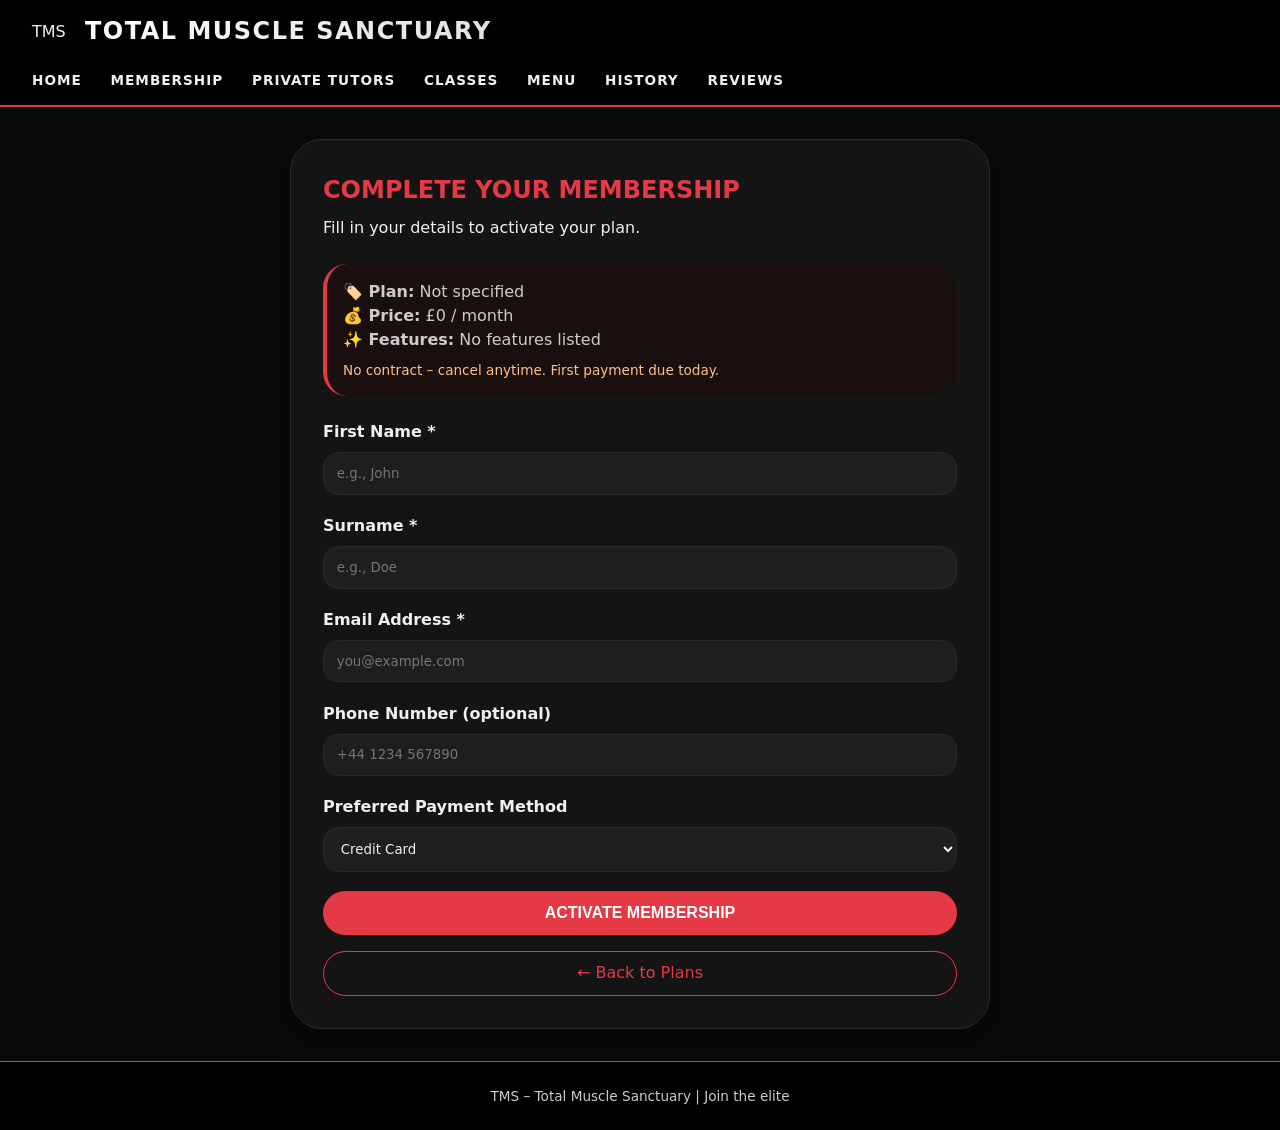
<file: Tms gym webite code/membership-booking.html>
<!-- FILE: membership-booking.html (signup page with personal details) -->
<!DOCTYPE html>
<html lang="en">
<head>
  <meta charset="UTF-8">
  <meta name="viewport" content="width=device-width, initial-scale=1.0">
  <title>TMS | Membership Signup</title>
</head>
<body>
<header>
  <div class="header-flex">
    <div class="logo-area"><div class="logo-placeholder">TMS</div><div class="brand"><h1>TOTAL MUSCLE SANCTUARY</h1></div></div>
    <nav><ul><li><a href="index.html">HOME</a></li><li><a href="membership.html">MEMBERSHIP</a></li><li><a href="tutors.html">PRIVATE TUTORS</a></li><li><a href="classes.html">CLASSES</a></li><li><a href="food.html">MENU</a></li><li><a href="history.html">HISTORY</a></li><li><a href="reviews.html">REVIEWS</a></li></ul></nav>
  </div>
</header>
<link rel="stylesheet" href="style.css">
<main class="container">
  <div class="signup-card">
    <h2 style="color: var(--primary-red); margin-bottom: 0.5rem;">COMPLETE YOUR MEMBERSHIP</h2>
    <p>Fill in your details to activate your plan.</p>

    <div class="plan-details" id="planDetails">
      <p>Loading plan information...</p>
    </div>

    <form id="membershipForm">
      <div class="form-group">
        <label>First Name *</label>
        <input type="text" id="firstName" required placeholder="e.g., John">
      </div>
      <div class="form-group">
        <label>Surname *</label>
        <input type="text" id="surname" required placeholder="e.g., Doe">
      </div>
      <div class="form-group">
        <label>Email Address *</label>
        <input type="email" id="email" required placeholder="you@example.com">
      </div>
      <div class="form-group">
        <label>Phone Number (optional)</label>
        <input type="tel" id="phone" placeholder="+44 1234 567890">
      </div>
      <div class="form-group">
        <label>Preferred Payment Method</label>
        <select id="paymentMethod">
          <option value="Credit Card">Credit Card</option>
          <option value="Debit Card">Debit Card</option>
          <option value="PayPal">PayPal</option>
          <option value="Bank Transfer">Bank Transfer</option>
        </select>
      </div>
      <button type="submit" class="btn-submit">ACTIVATE MEMBERSHIP</button>
      <a href="membership.html" class="btn-back" style="display: block; text-align: center;">← Back to Plans</a>
    </form>
  </div>
</main>

<footer>
  <p>TMS – Total Muscle Sanctuary | Join the elite</p>
</footer>

<script>
  // Get URL parameters
  const urlParams = new URLSearchParams(window.location.search);
  const plan = urlParams.get('plan') || 'Not specified';
  const price = urlParams.get('price') || '0';
  const features = urlParams.get('features') || 'No features listed';
  const freeMeal = urlParams.get('freeMeal') || 'no';

  // Format features nicely (replace commas with line breaks)
  const featuresFormatted = decodeURIComponent(features).replace(/,/g, ', ');

  // Display plan details
  const detailsDiv = document.getElementById('planDetails');
  let mealText = '';
  if (freeMeal === 'yes') mealText = '<p style="color:#ffc285;">🍽️ INCLUDES: 1 FREE MEAL PER DAY</p>';
  else if (freeMeal === '2perday') mealText = '<p style="color:#ffc285;">🍽️ INCLUDES: 2 FREE MEALS PER DAY</p>';
  detailsDiv.innerHTML = `
    <p><strong>🏷️ Plan:</strong> ${decodeURIComponent(plan)}</p>
    <p><strong>💰 Price:</strong> £${price} / month</p>
    <p><strong>✨ Features:</strong> ${featuresFormatted}</p>
    ${mealText}
    <p style="margin-top: 0.5rem; font-size: 0.85rem; color: #ffc285;">No contract – cancel anytime. First payment due today.</p>
  `;

  // Handle form submission
  document.getElementById('membershipForm').addEventListener('submit', function(e) {
    e.preventDefault();
    const firstName = document.getElementById('firstName').value.trim();
    const surname = document.getElementById('surname').value.trim();
    const email = document.getElementById('email').value.trim();
    const phone = document.getElementById('phone').value.trim();
    const paymentMethod = document.getElementById('paymentMethod').value;

    if (!firstName || !surname || !email) {
      alert('Please fill in your first name, surname, and email address.');
      return;
    }

    const fullName = firstName + ' ' + surname;
    alert(`✅ Membership activated for ${fullName}!\n\nPlan: ${decodeURIComponent(plan)}\nPrice: £${price}/month\nPayment method: ${paymentMethod}\n\nA confirmation email has been sent to ${email}. Welcome to TMS!`);

    // Optional: redirect back to membership page after a short delay
    window.location.href = 'membership.html';
  });
</script>
</body>
</html>
</file>
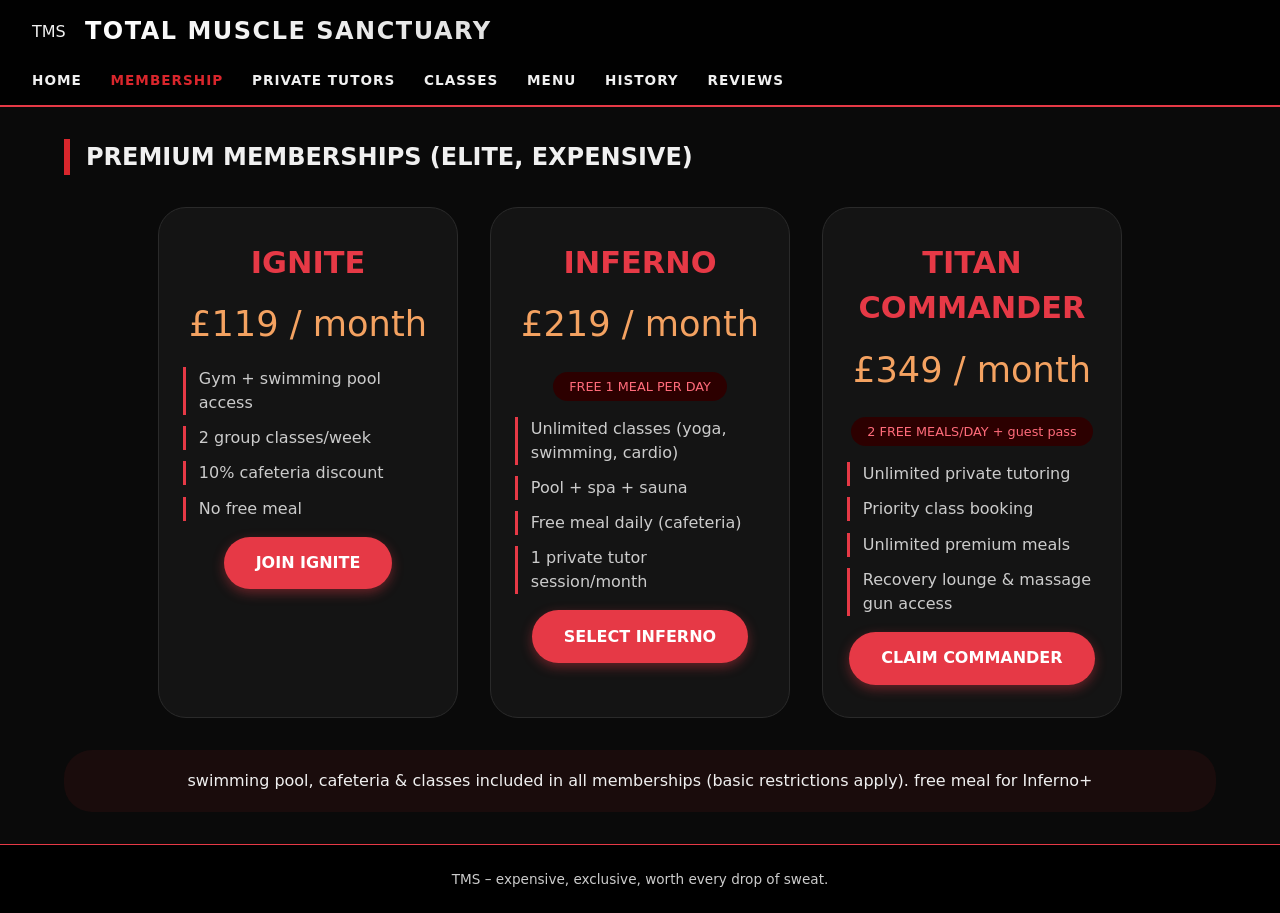
<file: Tms gym webite code/membership.html>
<!-- FILE: membership.html  -->
<!DOCTYPE html>
<html lang="en">
<head>
  <meta charset="UTF-8">
  <meta name="viewport" content="width=device-width, initial-scale=1.0">
  <title>TMS | Membership Plans</title>
</head>
<link rel="stylesheet" href="style.css">
<body>
<header>
  <div class="header-flex">
    <div class="logo-area"><div class="logo-placeholder">TMS</div><div class="brand"><h1>TOTAL MUSCLE SANCTUARY</h1></div></div>
    <nav><ul><li><a href="index.html">HOME</a></li><li><a href="membership.html" style="color:#d9262c;">MEMBERSHIP</a></li><li><a href="tutors.html">PRIVATE TUTORS</a></li><li><a href="classes.html">CLASSES</a></li><li><a href="food.html">MENU</a></li><li><a href="history.html">HISTORY</a></li><li><a href="reviews.html">REVIEWS</a></li></ul></nav>
  </div>
</header>
<main class="container">
  <h2 style="border-left:6px solid #d9262c; padding-left:1rem;">PREMIUM MEMBERSHIPS (ELITE, EXPENSIVE)</h2>
  <div class="membership-grid">
    <div class="card"><h3>IGNITE</h3><div class="price">£119 / month</div><ul class="feature-list"><li>Gym + swimming pool access</li><li>2 group classes/week</li><li>10% cafeteria discount</li><li>No free meal</li></ul><a href="membership-booking.html?plan=Ignite&price=119&features=Gym+%2B+swimming+pool+access%2C+2+group+classes%2Fweek%2C+10%25+cafeteria+discount" class="btn">JOIN IGNITE</a></div>
    <div class="card"><h3>INFERNO</h3><div class="price">£219 / month</div><div class="free-meal-badge"> FREE 1 MEAL PER DAY </div><ul class="feature-list"><li>Unlimited classes (yoga, swimming, cardio)</li><li>Pool + spa + sauna</li><li>Free meal daily (cafeteria)</li><li>1 private tutor session/month</li></ul><a href="membership-booking.html?plan=Inferno&price=219&features=Unlimited+classes%2C+Pool+%2B+spa+%2B+sauna%2C+Free+meal+daily%2C+1+private+tutor+session%2Fmonth&freeMeal=yes" class="btn">SELECT INFERNO</a></div>
    <div class="card"><h3>TITAN COMMANDER</h3><div class="price">£349 / month</div><div class="free-meal-badge"> 2 FREE MEALS/DAY + guest pass</div><ul class="feature-list"><li>Unlimited private tutoring</li><li>Priority class booking</li><li>Unlimited premium meals</li><li>Recovery lounge & massage gun access</li></ul><a href="membership-booking.html?plan=Titan+Commander&price=349&features=Unlimited+private+tutoring%2C+Priority+class+booking%2C+Unlimited+premium+meals%2C+Recovery+lounge&freeMeal=2perday" class="btn">CLAIM COMMANDER</a></div>
  </div>
  <div style="background:#1a0c0c; border-radius: 28px; padding:1.2rem; margin-top:2rem; text-align:center;"> swimming pool, cafeteria & classes included in all memberships (basic restrictions apply). free meal for Inferno+</div>
</main>
<footer><p>TMS – expensive, exclusive, worth every drop of sweat.</p></footer>
</body>
</html>
</file>
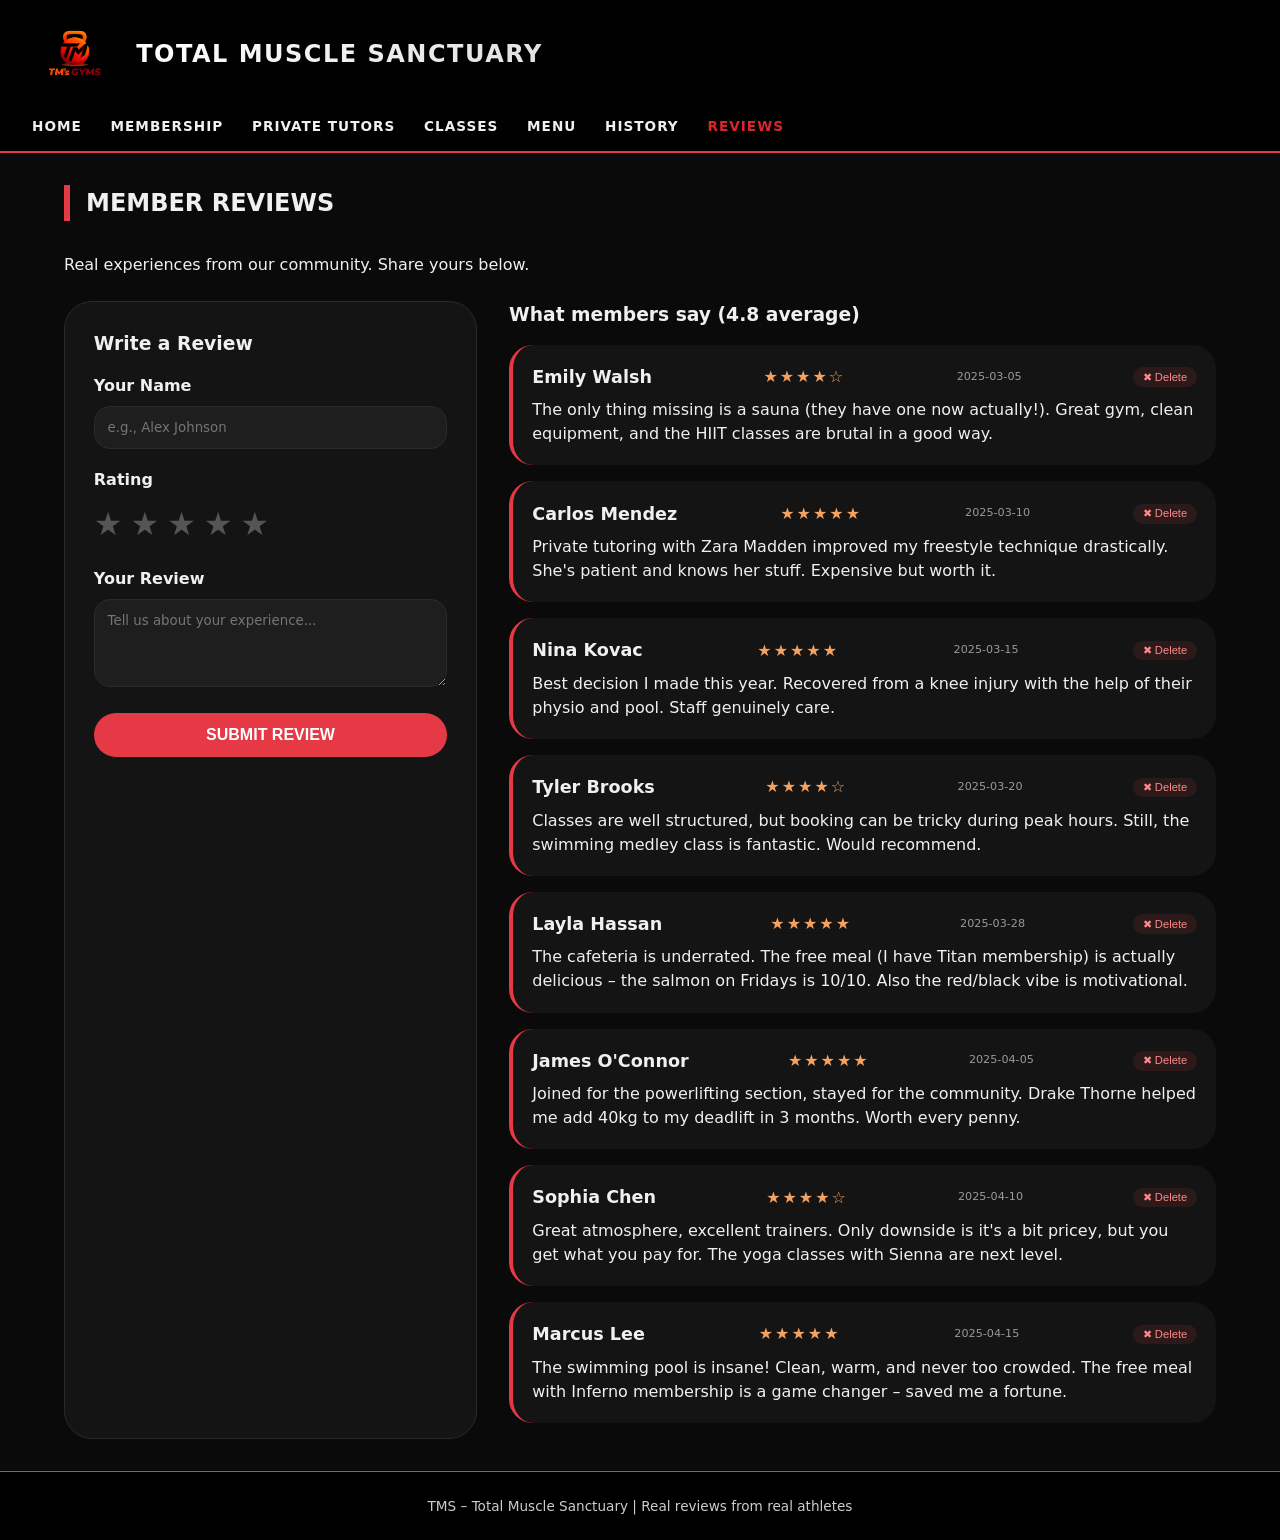
<file: Tms gym webite code/reviews.html>
<!-- FILE: reviews.html (fully functional with fake reviews pre-loaded) -->
<!DOCTYPE html>
<html lang="en">
<head>
  <meta charset="UTF-8">
  <meta name="viewport" content="width=device-width, initial-scale=1.0">
  <title>TMS | Member Reviews</title>
 <link rel="stylesheet" href="style.css">
</head>
<body>
<header>
  <div class="header-flex">
    <div class="logo-area">
      <img class="logo-image" src="tmsgymlogo-darkbackground.png" alt="TMS Logo">
      <div class="brand">
        <h1>TOTAL MUSCLE SANCTUARY</h1>
      </div>
    </div>
    <nav>
      <ul>
        <li><a href="index.html">HOME</a></li>
        <li><a href="membership.html">MEMBERSHIP</a></li>
        <li><a href="tutors.html">PRIVATE TUTORS</a></li>
        <li><a href="classes.html">CLASSES</a></li>
        <li><a href="food.html">MENU</a></li>
        <li><a href="history.html">HISTORY</a></li>
        <li><a href="reviews.html" style="color:#d9262c;">REVIEWS</a></li>
      </ul>
    </nav>
  </div>
</header>

<main class="container">
  <h2 class="page-title">MEMBER REVIEWS</h2>
  <p>Real experiences from our community. Share yours below.</p>

  <div class="two-columns">
    <!-- Review submission form -->
    <div class="review-form">
      <h3 style="margin-bottom: 1rem;">Write a Review</h3>
      <form id="reviewForm">
        <div class="form-group">
          <label>Your Name</label>
          <input type="text" id="reviewerName" placeholder="e.g., Alex Johnson" required>
        </div>
        <div class="form-group">
          <label>Rating</label>
          <div class="star-rating">
            <input type="radio" name="rating" value="5" id="star5"><label for="star5">★</label>
            <input type="radio" name="rating" value="4" id="star4"><label for="star4">★</label>
            <input type="radio" name="rating" value="3" id="star3"><label for="star3">★</label>
            <input type="radio" name="rating" value="2" id="star2"><label for="star2">★</label>
            <input type="radio" name="rating" value="1" id="star1"><label for="star1">★</label>
          </div>
        </div>
        <div class="form-group">
          <label>Your Review</label>
          <textarea id="reviewComment" rows="4" placeholder="Tell us about your experience..." required></textarea>
        </div>
        <button type="submit" class="btn-submit">SUBMIT REVIEW</button>
      </form>
    </div>

    <!-- List of reviews -->
    <div class="review-list">
      <h3 style="margin-bottom: 1rem;">What members say (4.8  average)</h3>
      <div id="reviewsContainer">
        <!-- Reviews will be dynamically inserted here -->
      </div>
    </div>
  </div>
</main>

<footer>
  <p>TMS – Total Muscle Sanctuary | Real reviews from real athletes</p>
</footer>

<script>
  // Load reviews from localStorage
  let reviews = [];

  function loadReviews() {
    const stored = localStorage.getItem('tms_reviews');
    if (stored) {
      reviews = JSON.parse(stored);
    } else {
      // ---------- FAKE REVIEWS (pre-loaded, realistic) ----------
      reviews = [
        {
          name: "Marcus Lee",
          rating: 5,
          comment: "The swimming pool is insane! Clean, warm, and never too crowded. The free meal with Inferno membership is a game changer – saved me a fortune.",
          date: "2025-04-15"
        },
        {
          name: "Sophia Chen",
          rating: 4,
          comment: "Great atmosphere, excellent trainers. Only downside is it's a bit pricey, but you get what you pay for. The yoga classes with Sienna are next level.",
          date: "2025-04-10"
        },
        {
          name: "James O'Connor",
          rating: 5,
          comment: "Joined for the powerlifting section, stayed for the community. Drake Thorne helped me add 40kg to my deadlift in 3 months. Worth every penny.",
          date: "2025-04-05"
        },
        {
          name: "Layla Hassan",
          rating: 5,
          comment: "The cafeteria is underrated. The free meal (I have Titan membership) is actually delicious – the salmon on Fridays is 10/10. Also the red/black vibe is motivational.",
          date: "2025-03-28"
        },
        {
          name: "Tyler Brooks",
          rating: 4,
          comment: "Classes are well structured, but booking can be tricky during peak hours. Still, the swimming medley class is fantastic. Would recommend.",
          date: "2025-03-20"
        },
        {
          name: "Nina Kovac",
          rating: 5,
          comment: "Best decision I made this year. Recovered from a knee injury with the help of their physio and pool. Staff genuinely care.",
          date: "2025-03-15"
        },
        {
          name: "Carlos Mendez",
          rating: 5,
          comment: "Private tutoring with Zara Madden improved my freestyle technique drastically. She's patient and knows her stuff. Expensive but worth it.",
          date: "2025-03-10"
        },
        {
          name: "Emily Walsh",
          rating: 4,
          comment: "The only thing missing is a sauna (they have one now actually!). Great gym, clean equipment, and the HIIT classes are brutal in a good way.",
          date: "2025-03-05"
        }
      ];
      saveReviews();
    }
    displayReviews();
  }

  function saveReviews() {
    localStorage.setItem('tms_reviews', JSON.stringify(reviews));
  }

  function displayReviews() {
    const container = document.getElementById('reviewsContainer');
    if (!reviews.length) {
      container.innerHTML = '<div class="empty-message">No reviews yet. Be the first to write one!</div>';
      return;
    }
    container.innerHTML = '';
    // Optional: sort by date (newest first) – they are already unshifted when added, but initial order is as above.
    reviews.slice().reverse().forEach((review, idx) => {
      // use original index for delete, but careful with reverse. Better to use unique id, but simple reversed display works.
      const actualIndex = reviews.length - 1 - idx;
      const stars = '★'.repeat(review.rating) + '☆'.repeat(5 - review.rating);
      const reviewDiv = document.createElement('div');
      reviewDiv.className = 'review-card';
      reviewDiv.innerHTML = `
        <div class="review-header">
          <span class="review-name">${escapeHtml(review.name)}</span>
          <span class="review-rating">${stars}</span>
          <span class="review-date">${review.date}</span>
          <button class="delete-btn" data-index="${actualIndex}">✖ Delete</button>
        </div>
        <div class="review-comment">${escapeHtml(review.comment)}</div>
      `;
      container.appendChild(reviewDiv);
    });
    // Attach delete event listeners
    document.querySelectorAll('.delete-btn').forEach(btn => {
      btn.addEventListener('click', (e) => {
        const idx = parseInt(btn.getAttribute('data-index'));
        reviews.splice(idx, 1);
        saveReviews();
        displayReviews();
      });
    });
  }

  function escapeHtml(str) {
    return str.replace(/[&<>]/g, function(m) {
      if (m === '&') return '&amp;';
      if (m === '<') return '&lt;';
      if (m === '>') return '&gt;';
      return m;
    }).replace(/[\uD800-\uDBFF][\uDC00-\uDFFF]/g, function(c) {
      return c;
    });
  }

  function addReview(name, rating, comment) {
    const today = new Date().toISOString().slice(0, 10);
    reviews.unshift({
      name: name.trim(),
      rating: parseInt(rating),
      comment: comment.trim(),
      date: today
    });
    saveReviews();
    displayReviews();
  }

  // Handle form submission
  document.getElementById('reviewForm').addEventListener('submit', (e) => {
    e.preventDefault();
    const name = document.getElementById('reviewerName').value.trim();
    const ratingInput = document.querySelector('input[name="rating"]:checked');
    const comment = document.getElementById('reviewComment').value.trim();
    if (!name) {
      alert('Please enter your name.');
      return;
    }
    if (!ratingInput) {
      alert('Please select a star rating.');
      return;
    }
    if (!comment) {
      alert('Please write your review.');
      return;
    }
    const rating = ratingInput.value;
    addReview(name, rating, comment);
    // Reset form
    document.getElementById('reviewForm').reset();
    alert('Thank you for your review!');
  });

  loadReviews();
</script>
</body>
</html>
</file>
<file: Tms gym webite code/style.css>
* {
  margin: 0;
  padding: 0;
  box-sizing: border-box;
}

:root {
  --primary-red: #e63946;
  --primary-red-dark: #b71c2c;
  --primary-red-light: #ff6b7a;
  --dark-bg: #0a0a0a;
  --card-bg: #141414;
  --card-bg-lighter: #1a1a1a;
  --text-primary: #f0f0f0;
  --text-secondary: #cccccc;
  --text-muted: #999999;
  --gold-accent: #f4a261;
  --border-color: #2a2a2a;
  --success: #2ecc71;
}

body {
  background: var(--dark-bg);
  font-family: 'Poppins', 'Segoe UI', system-ui, -apple-system, 'Arial', sans-serif;
  color: var(--text-primary);
  line-height: 1.5;
}

@import url('https://fonts.googleapis.com/css2?family=Poppins:wght@400;500;600;700;800&display=swap');

/* ===== HEADER & NAV ===== */
header {
  background: #000000dd;
  backdrop-filter: blur(4px);
  border-bottom: 2px solid var(--primary-red);
  position: sticky;
  top: 0;
  z-index: 100;
  padding: 0.8rem 2rem;
}

.header-flex {
  max-width: 1300px;
  margin: 0 auto;
  display: flex;
  align-items: center;
  justify-content: space-between;
  flex-wrap: wrap;
  gap: 1rem;
}

.logo-area {
  display: flex;
  align-items: center;
  gap: 1.2rem;
  flex-wrap: wrap;
}

/* BIGGER LOGO (enhanced) */
.logo-image {
  height: 85px;
  width: auto;
  filter: drop-shadow(0 4px 8px rgba(0,0,0,0.6));
  transition: transform 0.2s ease;
}

.logo-image:hover {
  transform: scale(1.02);
}

.brand h1 {
  font-size: 1.5rem;
  font-weight: 700;
  letter-spacing: 1.5px;
  background: linear-gradient(135deg, #ffffff, #e0e0e0);
  -webkit-background-clip: text;
  background-clip: text;
  color: transparent;
  margin-bottom: 0.2rem;
}

.brand p {
  font-size: 0.7rem;
  letter-spacing: 1px;
  color: var(--primary-red);
  font-weight: 500;
  text-transform: uppercase;
}

nav ul {
  display: flex;
  gap: 1.8rem;
  list-style: none;
  flex-wrap: wrap;
}

nav ul li a {
  text-decoration: none;
  color: var(--text-primary);
  font-weight: 600;
  font-size: 0.85rem;
  letter-spacing: 1px;
  transition: 0.2s;
  padding: 0.5rem 0;
  border-bottom: 2px solid transparent;
}

nav ul li a:hover, nav ul li a.active {
  border-bottom-color: var(--primary-red);
  color: var(--primary-red-light);
}

/* ===== HERO SECTION WITH BACKGROUND IMAGE ===== */
.hero-full {
  background: linear-gradient(rgba(0, 0, 0, 0.7), rgba(0, 0, 0, 0.8)), 
              url('heroimage.png') no-repeat center center/cover;
  background-size: cover;
  background-position: center 30%;
  min-height: 550px;
  display: flex;
  align-items: center;
  justify-content: center;
  text-align: center;
  border-bottom: 4px solid var(--primary-red);
}

.hero-overlay {
  width: 100%;
  padding: 3rem 1rem;
}

.hero-content h2 {
  font-size: 4rem;
  font-weight: 800;
  letter-spacing: 4px;
  text-transform: uppercase;
  text-shadow: 4px 4px 12px black;
  background: linear-gradient(135deg, #fff, var(--gold-accent));
  -webkit-background-clip: text;
  background-clip: text;
  color: transparent;
  margin-bottom: 1rem;
}

.hero-tagline {
  font-size: 1.3rem;
  font-weight: 500;
  margin-bottom: 2rem;
  text-shadow: 2px 2px 5px black;
  color: var(--text-primary);
}

.hero-buttons {
  display: flex;
  gap: 1.5rem;
  justify-content: center;
  flex-wrap: wrap;
}

.btn {
  padding: 0.9rem 2rem;
  font-weight: 700;
  text-decoration: none;
  border-radius: 40px;
  transition: 0.2s;
  display: inline-block;
  font-size: 1rem;
}

.btn-large {
  padding: 1rem 2.5rem;
  font-size: 1.1rem;
}

.btn {
  background: var(--primary-red);
  color: white;
  border: none;
  box-shadow: 0 4px 12px rgba(230, 57, 70, 0.4);
}

.btn:hover {
  background: var(--primary-red-dark);
  transform: translateY(-3px);
  box-shadow: 0 8px 18px rgba(0,0,0,0.3);
}

.btn-outline {
  background: transparent;
  border: 2px solid var(--primary-red);
  color: var(--text-primary);
  box-shadow: none;
}

.btn-outline:hover {
  background: var(--primary-red);
  color: white;
  border-color: var(--primary-red);
}

/* stats row */
.stats-bar {
  background: #111111;
  display: flex;
  justify-content: center;
  flex-wrap: wrap;
  gap: 3rem;
  padding: 2rem 1rem;
  border-bottom: 1px solid var(--border-color);
}

.stat {
  text-align: center;
}

.stat-number {
  display: block;
  font-size: 2.2rem;
  font-weight: 800;
  color: var(--primary-red);
}

.stat-label {
  font-size: 0.85rem;
  text-transform: uppercase;
  letter-spacing: 1px;
  color: var(--text-secondary);
}

/* container and grid */
.container {
  max-width: 1200px;
  margin: 2rem auto;
  padding: 0 1.5rem;
}

.section-title {
  text-align: center;
  margin-bottom: 2.5rem;
}

.section-title h2 {
  font-size: 2.5rem;
  font-weight: 700;
  color: var(--text-primary);
}

.section-title p {
  color: var(--text-secondary);
  font-size: 1rem;
}

.features-grid {
  display: flex;
  flex-wrap: wrap;
  gap: 2rem;
  justify-content: center;
}

.feature-card {
  background: var(--card-bg);
  border-radius: 20px;
  overflow: hidden;
  text-align: center;
  padding-bottom: 1.8rem;
  transition: transform 0.2s, box-shadow 0.2s;
  width: 300px;
  border: 1px solid var(--border-color);
  box-shadow: 0 8px 20px rgba(0,0,0,0.3);
}

.feature-card:hover {
  transform: translateY(-6px);
  border-color: var(--primary-red);
  box-shadow: 0 12px 28px rgba(230, 57, 70, 0.2);
}

.feature-card img {
  width: 100%;
  height: 200px;
  object-fit: cover;
  display: block;
}

.feature-card h3 {
  margin: 1rem 0 0.5rem;
  color: var(--primary-red);
  font-weight: 700;
  letter-spacing: 1px;
}

.feature-card p {
  padding: 0 1rem;
  color: var(--text-secondary);
  font-size: 0.9rem;
}

/* USP Banner */
.usp-banner {
  background: linear-gradient(95deg, #1a0a0a, #2b0b0b);
  border-top: 2px solid var(--primary-red);
  border-bottom: 2px solid var(--primary-red);
  padding: 2rem 1rem;
  margin: 2rem 0;
  text-align: center;
}

.usp-content h3 {
  font-size: 1.8rem;
  font-weight: 800;
  letter-spacing: 2px;
  color: var(--primary-red-light);
}

.usp-content p {
  font-size: 1.1rem;
  margin: 0.8rem 0;
  color: var(--text-secondary);
}

.btn-small {
  display: inline-block;
  background: var(--primary-red);
  padding: 0.6rem 1.3rem;
  border-radius: 30px;
  text-decoration: none;
  color: white;
  font-weight: 600;
  margin-top: 0.5rem;
  transition: 0.2s;
}

.btn-small:hover {
  background: var(--primary-red-dark);
}

/* two column layout */
.two-col-layout {
  display: flex;
  flex-wrap: wrap;
  gap: 2rem;
  margin: 2rem auto;
  justify-content: center;
}

.testimonial {
  flex: 1;
  background: var(--card-bg);
  padding: 2rem;
  border-left: 6px solid var(--primary-red);
  border-radius: 20px;
  font-style: italic;
  font-size: 1.15rem;
  color: var(--text-secondary);
}

.testimonial span {
  display: block;
  margin-top: 1rem;
  font-weight: 600;
  color: var(--primary-red);
}

.challenge-box {
  flex: 1;
  background: var(--card-bg);
  padding: 2rem;
  border-radius: 20px;
  text-align: center;
  background: linear-gradient(145deg, #151515, #0e0e0e);
  border: 1px solid var(--border-color);
  cursor: pointer;
  transition: all 0.2s ease;
  position: relative;
}

.challenge-box:hover {
  border-color: var(--primary-red);
  box-shadow: 0 0 12px rgba(230, 57, 70, 0.3);
}

.challenge-box h3 {
  color: var(--primary-red);
  margin-bottom: 0.8rem;
  font-size: 1.6rem;
}

.reward-badge {
  background: var(--primary-red);
  display: inline-block;
  margin-top: 1rem;
  padding: 0.4rem 1rem;
  border-radius: 40px;
  font-weight: bold;
  font-size: 0.9rem;
  color: white;
}

/* EASTER EGG MODAL / TOAST */
.easter-egg-toast {
  position: fixed;
  bottom: 30px;
  left: 50%;
  transform: translateX(-50%) scale(0.9);
  background: linear-gradient(135deg, #1a1a1a, #000000);
  border-left: 6px solid #ffd700;
  border-right: 6px solid var(--primary-red);
  padding: 1rem 2rem;
  border-radius: 60px;
  display: flex;
  align-items: center;
  gap: 1rem;
  backdrop-filter: blur(12px);
  z-index: 1000;
  box-shadow: 0 10px 30px rgba(0,0,0,0.6);
  color: var(--text-primary);
  font-weight: 600;
  font-size: 1rem;
  opacity: 0;
  transition: opacity 0.3s ease, transform 0.2s ease;
  pointer-events: none;
  font-family: monospace;
  letter-spacing: 0.5px;
}

.easter-egg-toast.show {
  opacity: 1;
  transform: translateX(-50%) scale(1);
  pointer-events: none;
}

.easter-egg-toast span {
  font-size: 1.7rem;
}

.easter-highlight {
  color: #ffd966;
  font-weight: 800;
  background: #2a0e0e;
  padding: 2px 8px;
  border-radius: 30px;
  margin-left: 6px;
}

/* secret clicked badge */
.secret-unlocked {
  animation: pulse 0.5s ease;
}

@keyframes pulse {
  0% { transform: scale(1); text-shadow: 0 0 0px gold;}
  50% { transform: scale(1.02); text-shadow: 0 0 8px #ffaa33;}
  100% { transform: scale(1); text-shadow: 0 0 0px transparent;}
}

footer {
  background: #030303;
  text-align: center;
  padding: 2rem;
  margin-top: 2rem;
  border-top: 1px solid var(--border-color);
  color: var(--text-secondary);
}

footer .footer-small {
  font-size: 0.7rem;
  color: var(--text-muted);
  margin-top: 0.5rem;
}

@media (max-width: 850px) {
  .header-flex {
    flex-direction: column;
    text-align: center;
  }
  .hero-content h2 {
    font-size: 2.4rem;
  }
  .hero-tagline {
    font-size: 1rem;
  }
  .logo-area {
    justify-content: center;
  }
}

@media (max-width: 550px) {
  nav ul {
    justify-content: center;
    gap: 1rem;
  }
  .features-grid {
    gap: 1rem;
  }
  .stat-number {
    font-size: 1.6rem;
  }
  .hero-full {
    min-height: 450px;
  }
}

/* ---------- MEMBERSHIP PAGE (membership.html) ---------- */
.membership-grid {
  display: flex;
  flex-wrap: wrap;
  gap: 2rem;
  justify-content: center;
  margin-top: 2rem;
}

.card {
  background: var(--card-bg);
  border-radius: 28px;
  padding: 2rem 1.5rem;
  width: 300px;
  border: 1px solid var(--border-color);
  transition: 0.2s;
  text-align: center;
}

.card:hover {
  border-color: var(--primary-red);
  transform: translateY(-4px);
}

.card h3 {
  color: var(--primary-red);
  font-size: 1.9rem;
}

.price {
  font-size: 2.2rem;
  color: var(--gold-accent);
  margin: 0.8rem 0;
}

.feature-list {
  text-align: left;
  margin: 1rem 0;
  list-style: none;
  color: var(--text-secondary);
}

.feature-list li {
  border-left: 3px solid var(--primary-red);
  padding-left: 0.8rem;
  margin: 0.7rem 0;
}

.free-meal-badge {
  background: #2c0000;
  border-radius: 40px;
  padding: 0.3rem 1rem;
  display: inline-block;
  margin-top: 0.5rem;
  font-size: 0.8rem;
  color: var(--primary-red-light);
}

/* ---------- PRIVATE TUTORS PAGE (tutors.html) ---------- */
.tutor-grid {
  display: grid;
  grid-template-columns: repeat(auto-fill, minmax(280px, 1fr));
  gap: 2rem;
  margin: 2rem 0;
}

.tutor-card {
  background: var(--card-bg);
  border-radius: 28px;
  overflow: hidden;
  transition: transform 0.2s, box-shadow 0.2s;
  border: 1px solid var(--border-color);
  text-align: center;
}

.tutor-card:hover {
  transform: translateY(-6px);
  box-shadow: 0 15px 30px rgba(230, 57, 70, 0.2);
  border-color: var(--primary-red);
}

.tutor-img {
  width: 100%;
  height: 260px;
  object-fit: cover;
  border-bottom: 3px solid var(--primary-red);
}

.tutor-info {
  padding: 1.5rem;
}

.tutor-name {
  font-size: 1.6rem;
  font-weight: 800;
  color: var(--primary-red);
  margin-bottom: 0.5rem;
}

.specialty {
  font-weight: 600;
  color: var(--gold-accent);
  margin: 0.5rem 0;
}

.teaches {
  font-size: 0.9rem;
  color: var(--text-secondary);
  margin: 0.8rem 0;
  line-height: 1.4;
}

.btn-book {
  background: var(--primary-red);
  border: none;
  padding: 0.6rem 1.2rem;
  border-radius: 40px;
  color: white;
  font-weight: bold;
  cursor: pointer;
  width: 100%;
  transition: 0.2s;
  margin-top: 0.5rem;
}

.btn-book:hover {
  background: var(--primary-red-dark);
}

/* ========== CLASSES TIMETABLE PAGE ========== */
.timetable {
  width: 100%;
  border-collapse: collapse;
  background: #0d0d0d;
  border-radius: 28px;
  overflow: hidden;
  margin-top: 1.5rem;
}

.timetable th,
.timetable td {
  border: 1px solid var(--border-color);
  padding: 1rem 0.8rem;
  text-align: center;
  vertical-align: top;
}

.timetable th {
  background: var(--primary-red);
  color: white;
  font-weight: 800;
  font-size: 1rem;
  padding: 0.8rem 0.5rem;
  vertical-align: middle;
}

/* Flex container: class name at top, button below */
.class-cell {
  display: flex;
  flex-direction: column;
  align-items: center;
  justify-content: flex-start;
  gap: 12px;
  height: 100%;
}

.class-name {
  font-weight: 700;
  font-size: 1rem;
  line-height: 1.3;
  margin: 0;
  color: var(--text-primary);
}

/* Small booking button */
.btn-class {
  display: inline-block;
  background: var(--primary-red);
  border: none;
  padding: 4px 10px;
  border-radius: 25px;
  color: white;
  font-weight: bold;
  cursor: pointer;
  font-size: 0.65rem;
  text-decoration: none;
  transition: 0.2s;
  min-width: 55px;
  text-align: center;
}

.btn-class:hover {
  background: var(--primary-red-dark);
  transform: scale(1.02);
}

/* Responsive for smaller screens */
@media (max-width: 750px) {
  .timetable th, .timetable td {
    padding: 0.5rem 0.3rem;
  }
  .class-name {
    font-size: 0.7rem;
  }
  .btn-class {
    padding: 3px 7px;
    font-size: 0.55rem;
    min-width: 45px;
  }
  .class-cell {
    gap: 6px;
  }
}

/* ---------- FOOD / MENU PAGE (food.html) ---------- */
.menu-hero {
  background: linear-gradient(135deg, #0f0f0f, #1a0b0b);
  border-radius: 32px;
  padding: 2rem;
  margin-bottom: 2rem;
  display: flex;
  flex-wrap: wrap;
  align-items: center;
  gap: 2rem;
  border: 1px solid var(--border-color);
}

.hero-image {
  flex: 1;
  min-width: 200px;
}

.hero-image img {
  width: 100%;
  max-height: 250px;
  object-fit: cover;
  border-radius: 24px;
  border: 1px solid var(--primary-red);
}

.hero-text {
  flex: 2;
}

.hero-text h2 {
  font-size: 2rem;
  color: var(--primary-red);
  margin-bottom: 0.5rem;
}

.hero-text p {
  color: var(--text-secondary);
}

.menu-week {
  display: grid;
  grid-template-columns: repeat(auto-fill, minmax(300px, 1fr));
  gap: 2rem;
  margin: 2rem 0;
}

.menu-card {
  background: var(--card-bg);
  border-radius: 28px;
  overflow: hidden;
  transition: transform 0.2s, box-shadow 0.2s;
  border: 1px solid var(--border-color);
}

.menu-card:hover {
  transform: translateY(-5px);
  box-shadow: 0 15px 30px rgba(230, 57, 70, 0.2);
  border-color: var(--primary-red);
}

.menu-img {
  width: 100%;
  height: 180px;
  object-fit: cover;
  border-bottom: 2px solid var(--primary-red);
}

.menu-content {
  padding: 1.5rem;
}

.menu-day {
  font-size: 1.6rem;
  font-weight: 800;
  color: var(--primary-red);
  margin-bottom: 0.5rem;
  letter-spacing: 1px;
}

.menu-desc {
  font-size: 0.95rem;
  line-height: 1.4;
  margin: 0.8rem 0;
  color: var(--text-secondary);
}

.macros {
  background: #1a1a1a;
  border-radius: 20px;
  padding: 0.5rem;
  margin: 0.8rem 0;
  text-align: center;
  font-size: 0.8rem;
  display: flex;
  justify-content: space-around;
  flex-wrap: wrap;
  color: var(--text-secondary);
}

.macros span {
  padding: 0.2rem 0.5rem;
}

.protein { color: #ff9999; }
.carbs { color: #ffcc88; }
.fats { color: #88ffaa; }

.price-tag {
  font-size: 1.3rem;
  font-weight: bold;
  color: var(--gold-accent);
  margin: 0.8rem 0;
}

.free-stamp {
  background: var(--primary-red);
  display: inline-block;
  padding: 0.2rem 0.8rem;
  border-radius: 20px;
  font-size: 0.7rem;
  font-weight: bold;
  color: white;
  margin-left: 0.5rem;
  vertical-align: middle;
}

.btn-order {
  background: var(--primary-red);
  border: none;
  padding: 0.6rem 1.2rem;
  border-radius: 40px;
  color: white;
  font-weight: bold;
  cursor: pointer;
  width: 100%;
  transition: 0.2s;
}

.btn-order:hover {
  background: var(--primary-red-dark);
}

/* ---------- GYM HISTORY PAGE (history.html) ---------- */
.history-block {
  background: var(--card-bg);
  border-left: 6px solid var(--primary-red);
  border-radius: 28px;
  padding: 2rem;
  margin-top: 1.5rem;
  color: var(--text-secondary);
}

.timeline-item {
  margin-bottom: 1.5rem;
}

/* ---------- REVIEWS PAGE (reviews.html) ---------- */
.two-columns {
  display: flex;
  flex-wrap: wrap;
  gap: 2rem;
  margin-top: 1.5rem;
}

.review-form {
  flex: 1;
  min-width: 280px;
  background: var(--card-bg);
  border-radius: 28px;
  padding: 1.8rem;
  border: 1px solid var(--border-color);
}

.review-list {
  flex: 2;
  min-width: 300px;
}

.form-group {
  margin-bottom: 1.2rem;
}

label {
  display: block;
  margin-bottom: 0.5rem;
  font-weight: 600;
  color: var(--text-primary);
}

input, textarea, select {
  width: 100%;
  padding: 0.8rem;
  background: #1e1e1e;
  border: 1px solid var(--border-color);
  border-radius: 16px;
  color: var(--text-primary);
  font-family: inherit;
}

input:focus, textarea:focus, select:focus {
  outline: none;
  border-color: var(--primary-red);
}

.star-rating {
  display: flex;
  gap: 0.5rem;
  flex-direction: row-reverse;
  justify-content: flex-end;
}

.star-rating input {
  display: none;
}

.star-rating label {
  font-size: 2rem;
  color: #555;
  cursor: pointer;
  transition: 0.2s;
  margin-bottom: 0;
}

.star-rating label:hover,
.star-rating label:hover ~ label,
.star-rating input:checked ~ label {
  color: var(--gold-accent);
}

.btn-submit {
  background: var(--primary-red);
  border: none;
  padding: 0.8rem 1.5rem;
  border-radius: 40px;
  color: white;
  font-weight: bold;
  cursor: pointer;
  width: 100%;
  font-size: 1rem;
}

.btn-submit:hover {
  background: var(--primary-red-dark);
}

.review-card {
  background: var(--card-bg);
  border-radius: 24px;
  padding: 1.2rem;
  margin-bottom: 1rem;
  border-left: 4px solid var(--primary-red);
}

.review-header {
  display: flex;
  justify-content: space-between;
  align-items: center;
  flex-wrap: wrap;
  margin-bottom: 0.5rem;
}

.review-name {
  font-weight: bold;
  font-size: 1.1rem;
  color: var(--text-primary);
}

.review-rating {
  color: var(--gold-accent);
  letter-spacing: 2px;
}

.review-date {
  font-size: 0.7rem;
  color: var(--text-muted);
}

.review-text {
  color: var(--text-secondary);
}

.delete-btn {
  background: #2c1a1a;
  border: none;
  color: #ff8888;
  cursor: pointer;
  font-size: 0.7rem;
  padding: 0.2rem 0.6rem;
  border-radius: 20px;
  float: right;
}

.delete-btn:hover {
  background: var(--primary-red);
  color: white;
}

.empty-message {
  text-align: center;
  color: var(--text-muted);
  padding: 2rem;
}

/* ---------- BOOKING PAGES (booking.html & membership-booking.html) ---------- */
.booking-card, .signup-card {
  background: var(--card-bg);
  border-radius: 32px;
  padding: 2rem;
  border: 1px solid var(--border-color);
  box-shadow: 0 10px 30px rgba(0, 0, 0, 0.5);
  max-width: 700px;
  margin: 0 auto;
  color: var(--text-primary);
}

.class-details, .plan-details {
  background: #1a0f0f;
  border-radius: 24px;
  padding: 1rem;
  margin: 1.5rem 0;
  border-left: 4px solid var(--primary-red);
  color: var(--text-secondary);
}

.btn-back {
  background: transparent;
  border: 1px solid var(--primary-red);
  padding: 0.6rem 1.2rem;
  border-radius: 40px;
  color: var(--primary-red);
  text-decoration: none;
  display: inline-block;
  margin-top: 1rem;
  text-align: center;
}

.btn-back:hover {
  background: var(--primary-red);
  color: white;
}

/* ---------- EXTRA / UTILITY CLASSES ---------- */
.extra-note {
  background: var(--card-bg);
  border-radius: 28px;
  padding: 1rem;
  margin-top: 2rem;
  text-align: center;
  color: var(--text-secondary);
}

.page-title {
  border-left: 6px solid var(--primary-red);
  padding-left: 1rem;
  margin-bottom: 2rem;
  color: var(--text-primary);
}

/* ---------- FOOTER (all pages) ---------- */
footer {
  background: black;
  text-align: center;
  padding: 1.5rem;
  border-top: 1px solid var(--primary-red);
  font-size: 0.85rem;
}

/* ---------- RESPONSIVE MEDIA QUERIES ---------- */
@media (max-width: 750px) {
  .header-flex {
    flex-direction: column;
    align-items: flex-start;
  }
  .hero h2 {
    font-size: 1.7rem;
  }
  .feature-card img {
    height: 150px;
  }
  .tutor-img {
    height: 200px;
  }
  .tutor-name {
    font-size: 1.3rem;
  }
  .menu-hero {
    flex-direction: column;
    text-align: center;
  }
  .hero-text h2 {
    font-size: 1.5rem;
  }
  .macros {
    font-size: 0.7rem;
  }
  .timetable th, 
  .timetable td {
    padding: 0.5rem;
  }
  .class-name {
    font-size: 0.7rem;
  }
  .btn-class {
    font-size: 0.6rem;
    padding: 0.25rem 0.7rem;
    min-width: 55px;
  }
  .class-cell {
    gap: 0.3rem;
  }
  .two-columns {
    flex-direction: column;
  }
}
</file>
